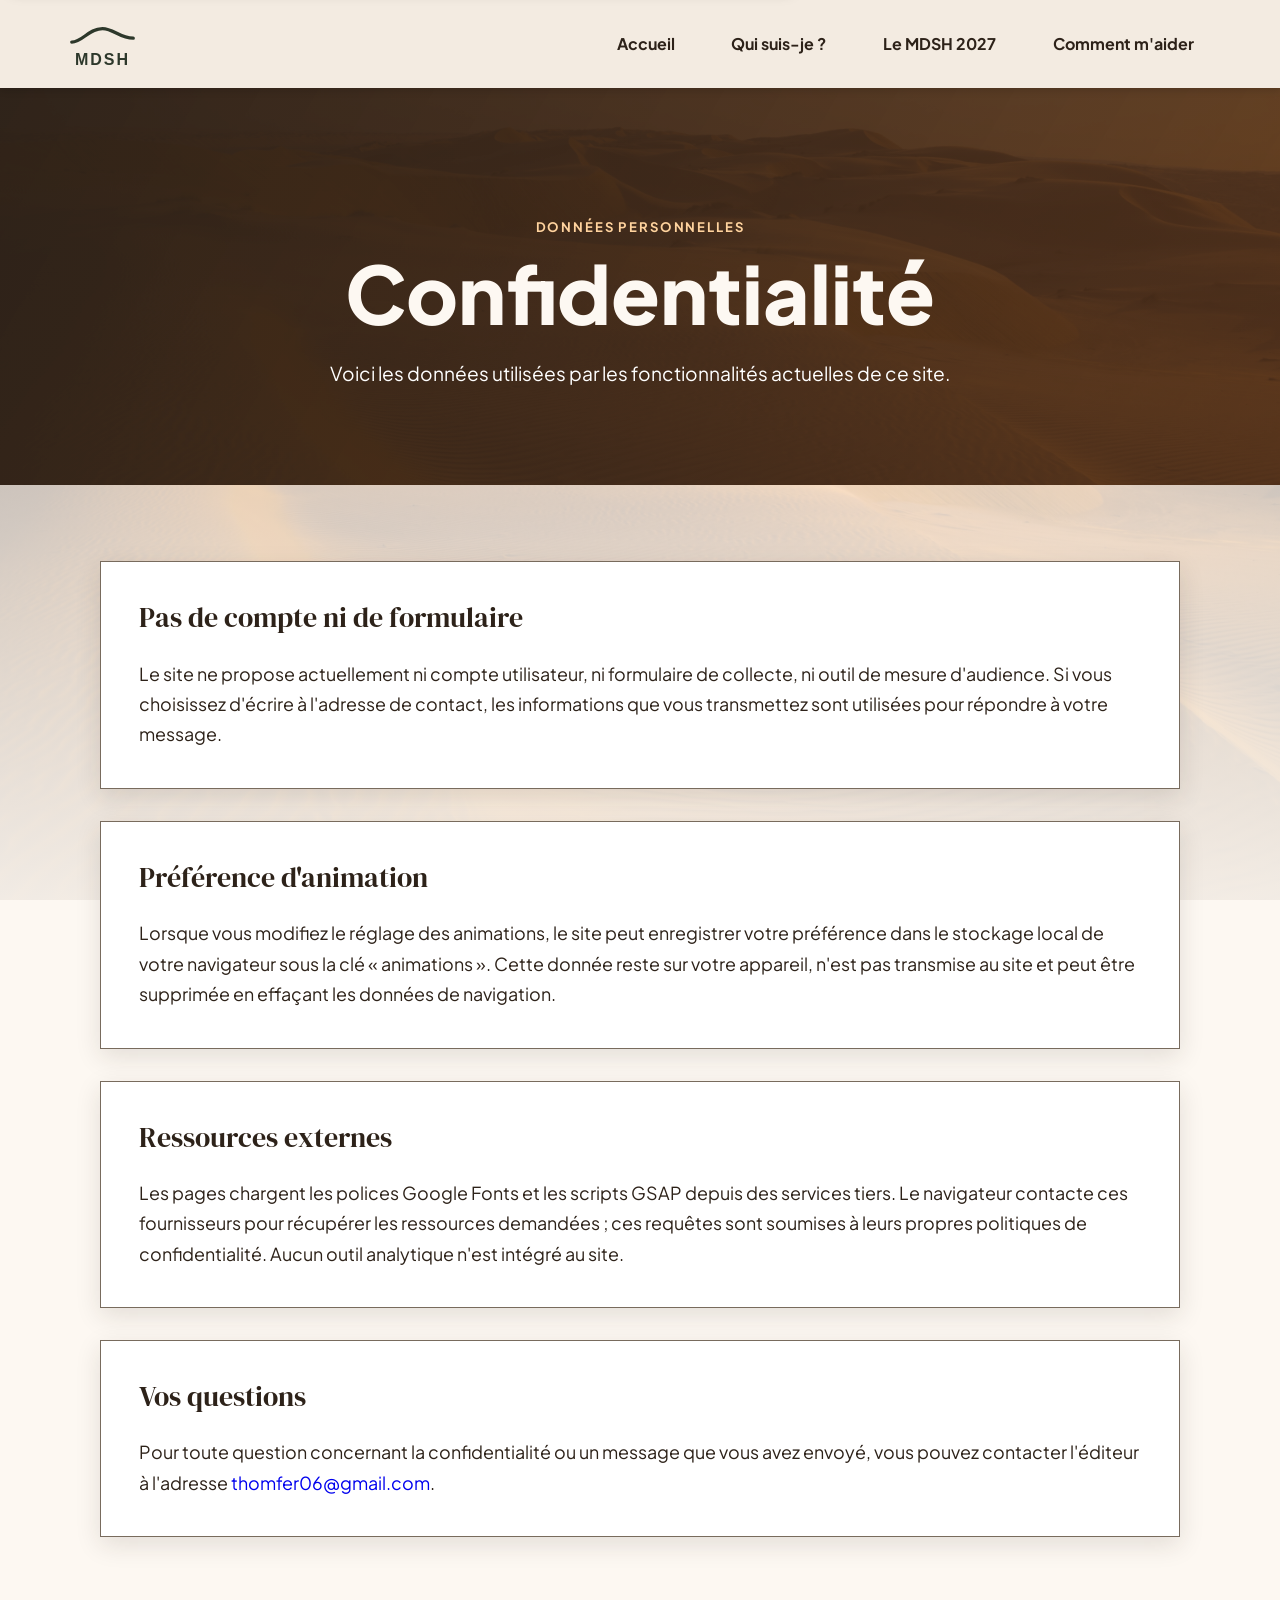
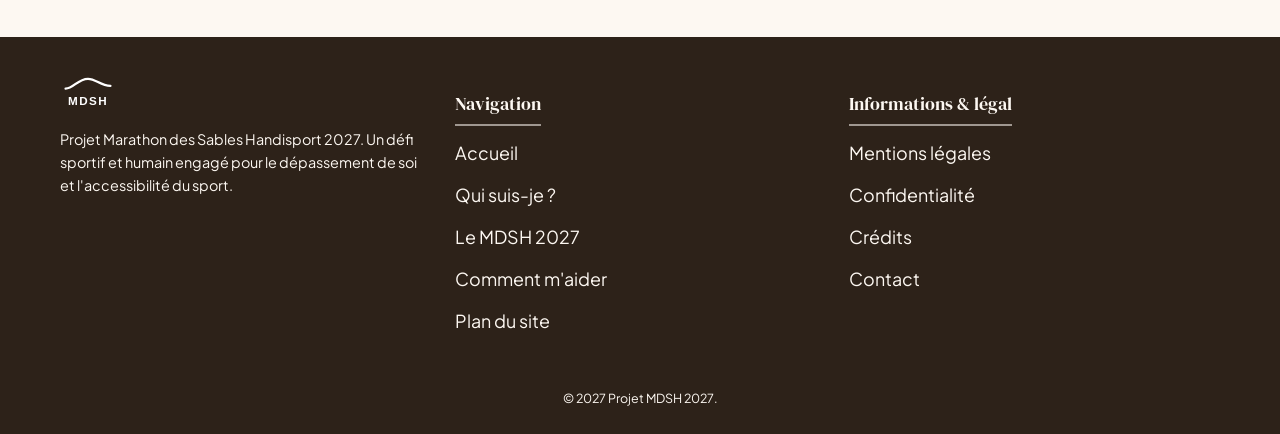
<file: confidentialite.html>
<!DOCTYPE html>
<html lang="fr">

<head>
    <meta charset="UTF-8">
    <meta name="viewport" content="width=device-width, initial-scale=1.0">
    <meta name="description" content="Informations sur les données et le stockage local utilisés par le site Projet MDSH 2027.">
    <link rel="stylesheet" href="style.css">
    <link rel="stylesheet" href="responsive.css">
    <link rel="stylesheet" href="pages.css">
    <link rel="stylesheet" href="accessibility.css">
    <link rel="preconnect" href="https://fonts.googleapis.com">
    <link rel="preconnect" href="https://fonts.gstatic.com" crossorigin>
    <link href="https://fonts.googleapis.com/css2?family=DM+Serif+Display&family=Plus+Jakarta+Sans:wght@400;500;700;900&display=swap" rel="stylesheet">
    <title>Confidentialité | Projet MDSH 2027</title>
</head>

<body>
    <nav class="skip-menu" aria-label="Raccourcis clavier">
        <a href="#contenu">Aller au contenu</a>
        <a href="#navigation-principale">Aller au menu principal (en bas sur mobile)</a>
        <a href="#pied-de-page">Aller au pied de page</a>
    </nav>
    <header class="navbar">
        <a href="index.html" aria-label="Accueil - Projet MDSH 2027"><img src="logo.svg" alt="Logo du projet" class="logo"></a>
        <nav id="navigation-principale" aria-label="Navigation principale" tabindex="-1">
            <ul>
                <li><a class="navbar-home" href="index.html"><svg class="tab-icon" aria-hidden="true" viewBox="0 0 24 24"><path d="m3 10 9-7 9 7v10a1 1 0 0 1-1 1h-6v-7h-4v7H4a1 1 0 0 1-1-1z"/></svg><span class="nav-label-full">Accueil</span><span class="nav-label-short">Accueil</span></a></li>
                <li><a href="qui-suis-je.html"><svg class="tab-icon" aria-hidden="true" viewBox="0 0 24 24"><circle cx="12" cy="8" r="4"/><path d="M4 21a8 8 0 0 1 16 0"/></svg><span class="nav-label-full">Qui suis-je ?</span><span class="nav-label-short">À propos</span></a></li>
                <li><a href="mdsh-2027.html"><svg class="tab-icon" aria-hidden="true" viewBox="0 0 24 24"><path d="M5 21V4m0 1h14l-4 4 4 4H5"/></svg><span class="nav-label-full">Le MDSH 2027</span><span class="nav-label-short">MDSH</span></a></li>
                <li><a href="soutenir.html"><svg class="tab-icon" aria-hidden="true" viewBox="0 0 24 24"><path d="M20.8 8.7c0 5.2-8.8 11-8.8 11s-8.8-5.8-8.8-11A4.7 4.7 0 0 1 12 6a4.7 4.7 0 0 1 8.8 2.7Z"/></svg><span class="nav-label-full">Comment m'aider</span><span class="nav-label-short">Soutenir</span></a></li>
            </ul>
        </nav>
    </header>
    <main id="contenu" class="page-main" tabindex="-1">
        <section class="page-hero">
            <div class="page-hero-content">
                <p class="page-eyebrow">Données personnelles</p>
                <h1>Confidentialité</h1>
                <p>Voici les données utilisées par les fonctionnalités actuelles de ce site.</p>
            </div>
        </section>
        <div class="page-content">
            <section class="page-panel page-legal-section">
                <h2>Pas de compte ni de formulaire</h2>
                <p>Le site ne propose actuellement ni compte utilisateur, ni formulaire de collecte, ni outil de mesure d'audience. Si vous choisissez d'écrire à l'adresse de contact, les informations que vous transmettez sont utilisées pour répondre à votre message.</p>
            </section>
            <section class="page-panel page-legal-section">
                <h2>Préférence d'animation</h2>
                <p>Lorsque vous modifiez le réglage des animations, le site peut enregistrer votre préférence dans le stockage local de votre navigateur sous la clé « animations ». Cette donnée reste sur votre appareil, n'est pas transmise au site et peut être supprimée en effaçant les données de navigation.</p>
            </section>
            <section class="page-panel page-legal-section">
                <h2>Ressources externes</h2>
                <p>Les pages chargent les polices Google Fonts et les scripts GSAP depuis des services tiers. Le navigateur contacte ces fournisseurs pour récupérer les ressources demandées ; ces requêtes sont soumises à leurs propres politiques de confidentialité. Aucun outil analytique n'est intégré au site.</p>
            </section>
            <section class="page-panel page-legal-section">
                <h2>Vos questions</h2>
                <p>Pour toute question concernant la confidentialité ou un message que vous avez envoyé, vous pouvez contacter l'éditeur à l'adresse <a href="mailto:thomfer06@gmail.com">thomfer06@gmail.com</a>.</p>
            </section>
        </div>
    </main>
    <footer id="pied-de-page" class="site-footer" tabindex="-1">
        <div class="footer-container">
            <div class="footer-col"><img src="logo.svg" alt="Logo Projet MDSH 2027" class="footer-logo"><p>Projet Marathon des Sables Handisport 2027. Un défi sportif et humain engagé pour le dépassement de soi et l'accessibilité du sport.</p></div>
            <div class="footer-col"><h3>Navigation</h3><ul><li><a href="index.html">Accueil</a></li><li><a href="qui-suis-je.html">Qui suis-je ?</a></li><li><a href="mdsh-2027.html">Le MDSH 2027</a></li><li><a href="soutenir.html">Comment m'aider</a></li><li><a href="plan-du-site.html">Plan du site</a></li></ul></div>
            <div class="footer-col"><h3>Informations &amp; légal</h3><ul><li><a href="mentions-legales.html">Mentions légales</a></li><li><a href="confidentialite.html">Confidentialité</a></li><li><a href="credits.html">Crédits</a></li><li><a href="mailto:thomfer06@gmail.com">Contact</a></li></ul></div>
        </div>
        <div class="footer-bottom"><p>&copy; 2027 Projet MDSH 2027.</p></div>
    </footer>
</body>

</html>
</file>
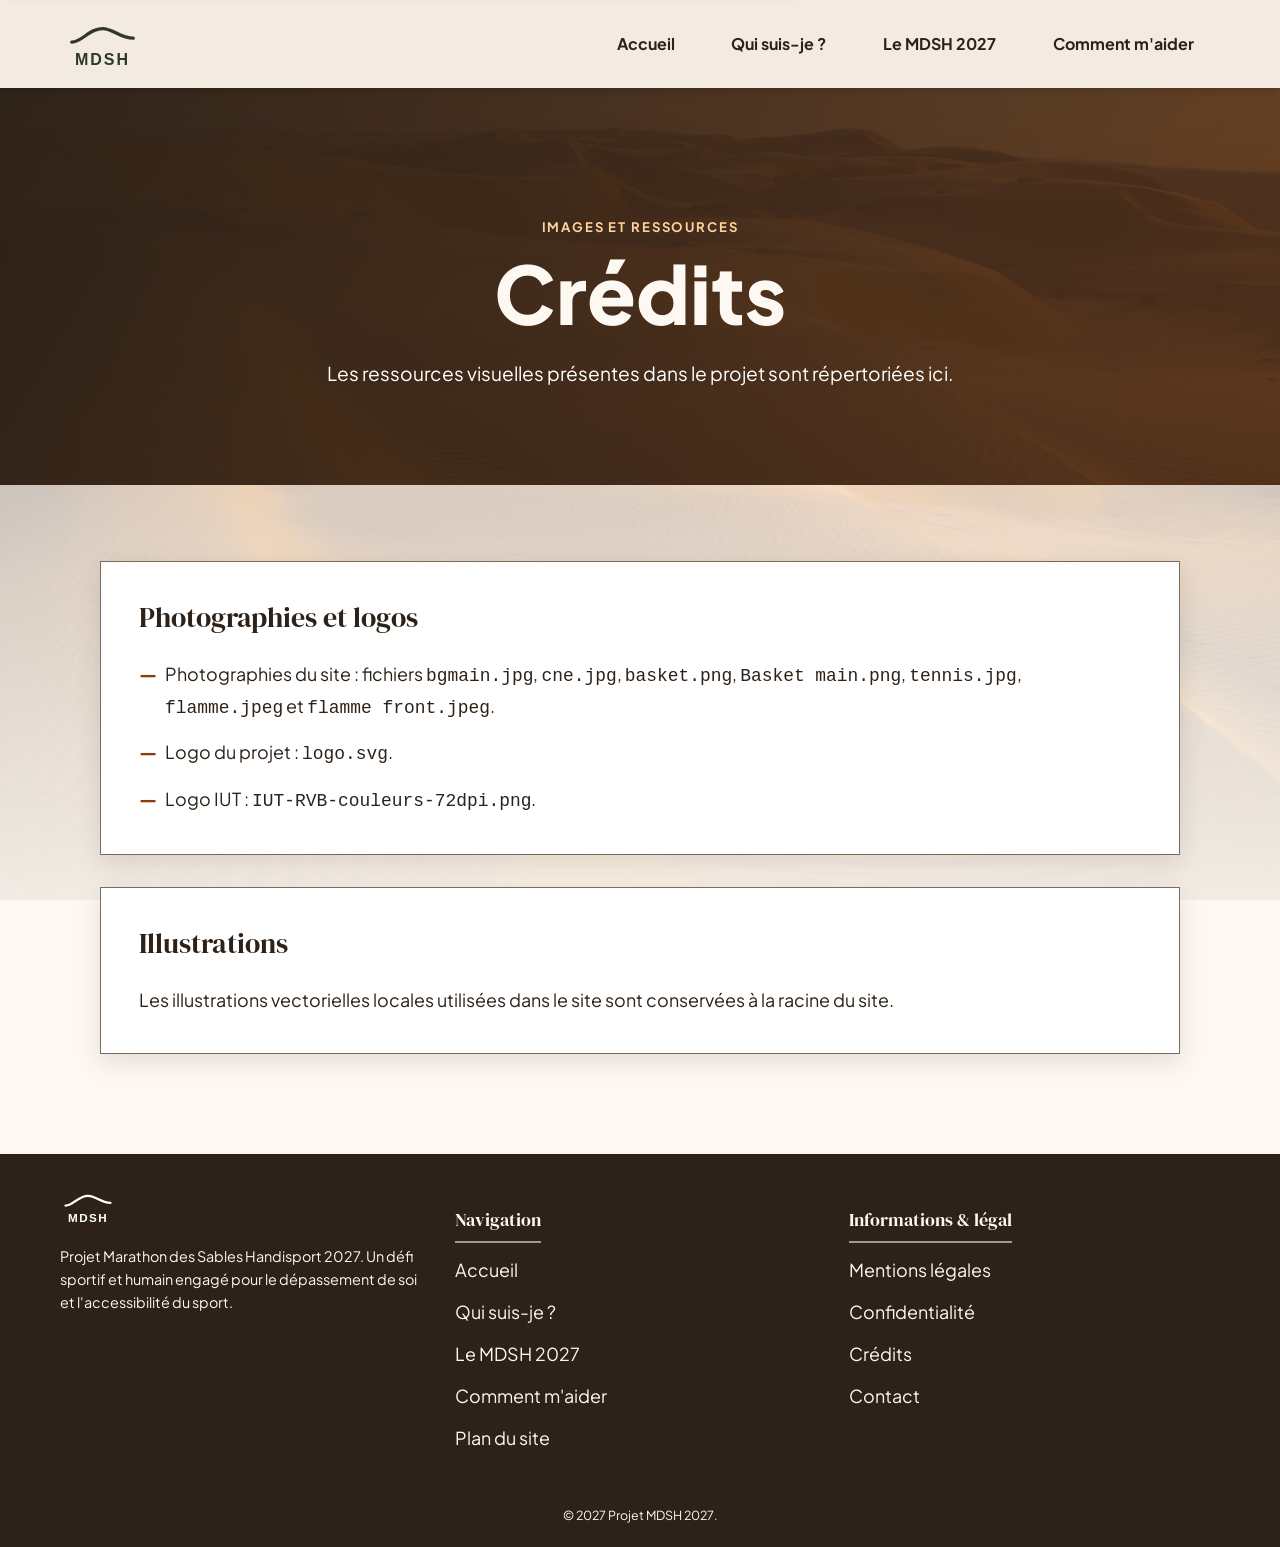
<file: credits.html>
<!DOCTYPE html>
<html lang="fr">

<head>
    <meta charset="UTF-8">
    <meta name="viewport" content="width=device-width, initial-scale=1.0">
    <meta name="description" content="Crédits des photographies et illustrations utilisées sur le site Projet MDSH 2027.">
    <link rel="stylesheet" href="style.css">
    <link rel="stylesheet" href="responsive.css">
    <link rel="stylesheet" href="pages.css">
    <link rel="stylesheet" href="accessibility.css">
    <link rel="preconnect" href="https://fonts.googleapis.com">
    <link rel="preconnect" href="https://fonts.gstatic.com" crossorigin>
    <link href="https://fonts.googleapis.com/css2?family=DM+Serif+Display&family=Plus+Jakarta+Sans:wght@400;500;700;900&display=swap" rel="stylesheet">
    <title>Crédits | Projet MDSH 2027</title>
</head>

<body>
    <nav class="skip-menu" aria-label="Raccourcis clavier">
        <a href="#contenu">Aller au contenu</a>
        <a href="#navigation-principale">Aller au menu principal (en bas sur mobile)</a>
        <a href="#pied-de-page">Aller au pied de page</a>
    </nav>
    <header class="navbar">
        <a href="index.html" aria-label="Accueil - Projet MDSH 2027"><img src="logo.svg" alt="Logo du projet" class="logo"></a>
        <nav id="navigation-principale" aria-label="Navigation principale" tabindex="-1">
            <ul>
                <li><a class="navbar-home" href="index.html"><svg class="tab-icon" aria-hidden="true" viewBox="0 0 24 24"><path d="m3 10 9-7 9 7v10a1 1 0 0 1-1 1h-6v-7h-4v7H4a1 1 0 0 1-1-1z"/></svg><span class="nav-label-full">Accueil</span><span class="nav-label-short">Accueil</span></a></li>
                <li><a href="qui-suis-je.html"><svg class="tab-icon" aria-hidden="true" viewBox="0 0 24 24"><circle cx="12" cy="8" r="4"/><path d="M4 21a8 8 0 0 1 16 0"/></svg><span class="nav-label-full">Qui suis-je ?</span><span class="nav-label-short">À propos</span></a></li>
                <li><a href="mdsh-2027.html"><svg class="tab-icon" aria-hidden="true" viewBox="0 0 24 24"><path d="M5 21V4m0 1h14l-4 4 4 4H5"/></svg><span class="nav-label-full">Le MDSH 2027</span><span class="nav-label-short">MDSH</span></a></li>
                <li><a href="soutenir.html"><svg class="tab-icon" aria-hidden="true" viewBox="0 0 24 24"><path d="M20.8 8.7c0 5.2-8.8 11-8.8 11s-8.8-5.8-8.8-11A4.7 4.7 0 0 1 12 6a4.7 4.7 0 0 1 8.8 2.7Z"/></svg><span class="nav-label-full">Comment m'aider</span><span class="nav-label-short">Soutenir</span></a></li>
            </ul>
        </nav>
    </header>
    <main id="contenu" class="page-main" tabindex="-1">
        <section class="page-hero">
            <div class="page-hero-content">
                <p class="page-eyebrow">Images et ressources</p>
                <h1>Crédits</h1>
                <p>Les ressources visuelles présentes dans le projet sont répertoriées ici.</p>
            </div>
        </section>
        <div class="page-content">
            <section class="page-panel page-legal-section">
                <h2>Photographies et logos</h2>
                <ul class="page-list">
                    <li>Photographies du site : fichiers <code>bgmain.jpg</code>, <code>cne.jpg</code>, <code>basket.png</code>, <code>Basket main.png</code>, <code>tennis.jpg</code>, <code>flamme.jpeg</code> et <code>flamme front.jpeg</code>.</li>
                    <li>Logo du projet : <code>logo.svg</code>.</li>
                    <li>Logo IUT : <code>IUT-RVB-couleurs-72dpi.png</code>.</li>
                </ul>
            </section>
            <section class="page-panel page-legal-section">
                <h2>Illustrations</h2>
                <p>Les illustrations vectorielles locales utilisées dans le site sont conservées à la racine du site.</p>
            </section>
            
    </main>
    <footer id="pied-de-page" class="site-footer" tabindex="-1">
        <div class="footer-container">
            <div class="footer-col"><img src="logo.svg" alt="Logo Projet MDSH 2027" class="footer-logo"><p>Projet Marathon des Sables Handisport 2027. Un défi sportif et humain engagé pour le dépassement de soi et l'accessibilité du sport.</p></div>
            <div class="footer-col"><h3>Navigation</h3><ul><li><a href="index.html">Accueil</a></li><li><a href="qui-suis-je.html">Qui suis-je ?</a></li><li><a href="mdsh-2027.html">Le MDSH 2027</a></li><li><a href="soutenir.html">Comment m'aider</a></li><li><a href="plan-du-site.html">Plan du site</a></li></ul></div>
            <div class="footer-col"><h3>Informations &amp; légal</h3><ul><li><a href="mentions-legales.html">Mentions légales</a></li><li><a href="confidentialite.html">Confidentialité</a></li><li><a href="credits.html">Crédits</a></li><li><a href="mailto:thomfer06@gmail.com">Contact</a></li></ul></div>
        </div>
        <div class="footer-bottom"><p>&copy; 2027 Projet MDSH 2027.</p></div>
    </footer>
</body>

</html>
</file>
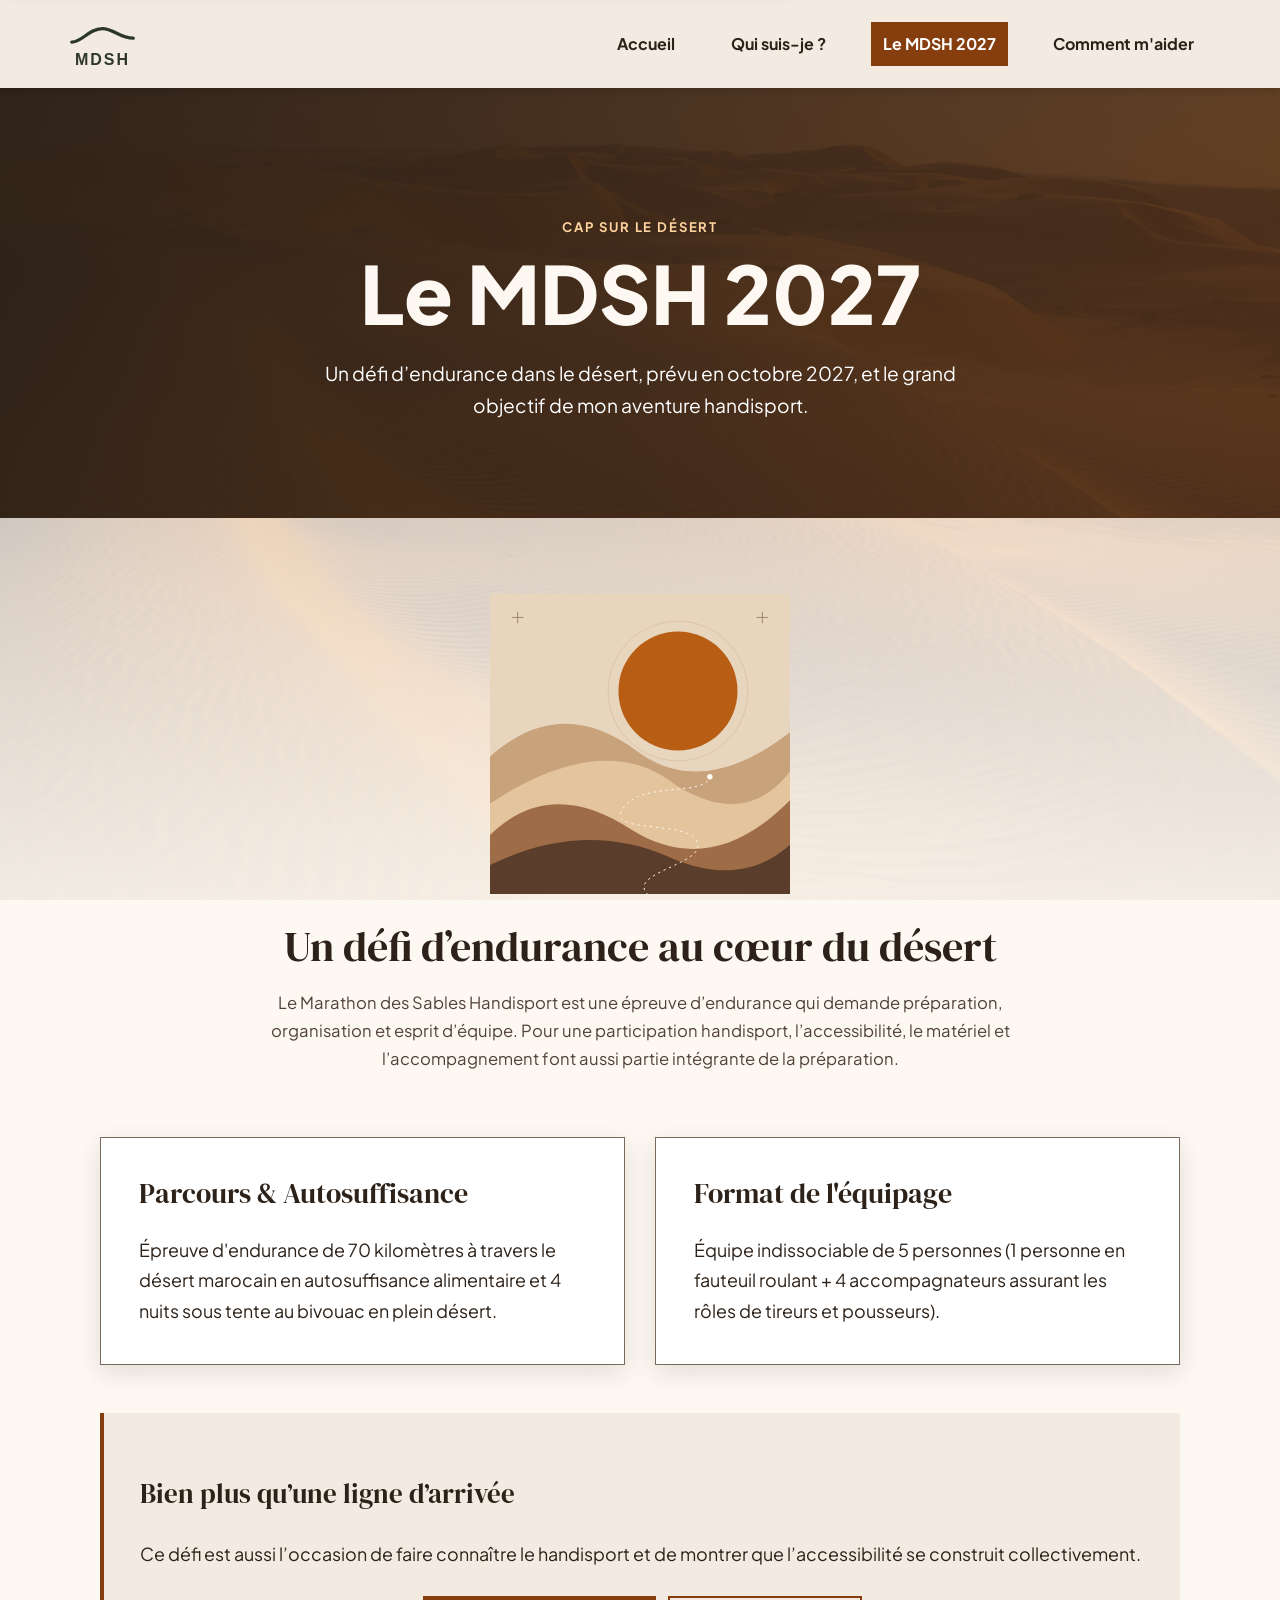
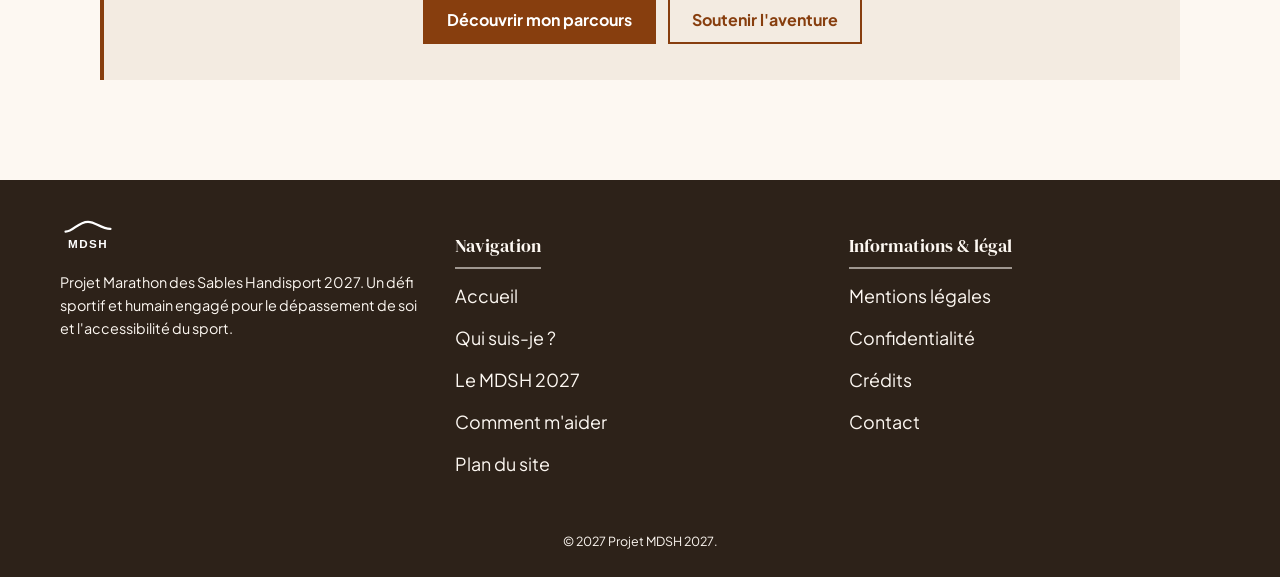
<file: mdsh-2027.html>
<!DOCTYPE html>
<html lang="fr">

<head>
    <meta charset="UTF-8">
    <meta name="viewport" content="width=device-width, initial-scale=1.0">
    <meta name="description"
        content="Présentation du Marathon des Sables Handisport 2027 et des informations à suivre avant l'épreuve.">
    <link rel="stylesheet" href="style.css">
    <link rel="stylesheet" href="responsive.css">
    <link rel="stylesheet" href="pages.css">
    <link rel="stylesheet" href="accessibility.css">
    <link rel="preconnect" href="https://fonts.googleapis.com">
    <link rel="preconnect" href="https://fonts.gstatic.com" crossorigin>
    <link
        href="https://fonts.googleapis.com/css2?family=DM+Serif+Display&family=Plus+Jakarta+Sans:wght@400;500;700;900&display=swap"
        rel="stylesheet">
    <title>Le MDSH 2027 | Projet MDSH 2027</title>
</head>

<body>
    <nav class="skip-menu" aria-label="Raccourcis clavier">
        <a href="#contenu">Aller au contenu</a>
        <a href="#navigation-principale">Aller au menu principal (en bas sur mobile)</a>
        <a href="#pied-de-page">Aller au pied de page</a>
    </nav>
    <header class="navbar">
        <a href="index.html" aria-label="Accueil - Projet MDSH 2027"><img src="logo.svg" alt="Logo du projet"
                class="logo"></a>
        <nav id="navigation-principale" aria-label="Navigation principale" tabindex="-1">
            <ul>
                <li><a class="navbar-home" href="index.html"><svg class="tab-icon" aria-hidden="true"
                            viewBox="0 0 24 24">
                            <path d="m3 10 9-7 9 7v10a1 1 0 0 1-1 1h-6v-7h-4v7H4a1 1 0 0 1-1-1z" />
                        </svg><span class="nav-label-full">Accueil</span><span
                            class="nav-label-short">Accueil</span></a></li>
                <li><a href="qui-suis-je.html"><svg class="tab-icon" aria-hidden="true" viewBox="0 0 24 24">
                            <circle cx="12" cy="8" r="4" />
                            <path d="M4 21a8 8 0 0 1 16 0" />
                        </svg><span class="nav-label-full">Qui suis-je ?</span><span class="nav-label-short">À
                            propos</span></a></li>
                <li><a href="mdsh-2027.html" aria-current="page"><svg class="tab-icon" aria-hidden="true"
                            viewBox="0 0 24 24">
                            <path d="M5 21V4m0 1h14l-4 4 4 4H5" />
                        </svg><span class="nav-label-full">Le MDSH 2027</span><span
                            class="nav-label-short">MDSH</span></a></li>
                <li><a href="soutenir.html"><svg class="tab-icon" aria-hidden="true" viewBox="0 0 24 24">
                            <path
                                d="M20.8 8.7c0 5.2-8.8 11-8.8 11s-8.8-5.8-8.8-11A4.7 4.7 0 0 1 12 6a4.7 4.7 0 0 1 8.8 2.7Z" />
                        </svg><span class="nav-label-full">Comment m'aider</span><span
                            class="nav-label-short">Soutenir</span></a></li>
            </ul>
        </nav>
    </header>

    <main id="contenu" class="page-main" tabindex="-1">
        <section class="page-hero">
            <div class="page-hero-content">
                <p class="page-eyebrow">Cap sur le désert</p>
                <h1>Le MDSH 2027</h1>
                <p>Un défi d’endurance dans le désert, prévu en octobre 2027, et le grand objectif de mon aventure
                    handisport.</p>
            </div>
        </section>

        <div class="page-content">
            <section class="page-intro">
                <img class="page-illustration" src="Horizon de dunes — illustration vectorielle.svg"
                    alt="Illustration de dunes à l'horizon">
                <h2>Un défi d’endurance au cœur du désert</h2>
                <p>Le Marathon des Sables Handisport est une épreuve d’endurance qui demande préparation, organisation
                    et esprit d’équipe. Pour une participation handisport, l’accessibilité, le matériel et
                    l’accompagnement font aussi partie intégrante de la préparation.</p>
            </section>

            <div class="page-grid">
                <section class="page-panel">
                    <h2>Parcours & Autosuffisance</h2>
                    <p>Épreuve d'endurance de 70 kilomètres à travers le désert marocain en autosuffisance alimentaire
                        et 4 nuits sous tente au bivouac en plein désert.</p>
                </section>
                <section class="page-panel">
                    <h2>Format de l'équipage</h2>
                    <p>Équipe indissociable de 5 personnes (1 personne en fauteuil roulant + 4 accompagnateurs assurant
                        les rôles de tireurs et pousseurs).</p>
                </section>
            </div>

            <section class="page-callout">
                <h2>Bien plus qu’une ligne d’arrivée</h2>
                <p>Ce défi est aussi l’occasion de faire connaître le handisport et de montrer que l’accessibilité se
                    construit collectivement.</p>
                <div class="page-actions">
                    <a class="page-button" href="qui-suis-je.html">Découvrir mon parcours</a>
                    <a class="page-button page-button--outline" href="soutenir.html">Soutenir l'aventure</a>
                </div>
            </section>
        </div>
    </main>

    <footer id="pied-de-page" class="site-footer" tabindex="-1">
        <div class="footer-container">
            <div class="footer-col">
                <img src="logo.svg" alt="Logo Projet MDSH 2027" class="footer-logo">
                <p>Projet Marathon des Sables Handisport 2027. Un défi sportif et humain engagé pour le dépassement de
                    soi et l'accessibilité du sport.</p>
            </div>
            <div class="footer-col">
                <h3>Navigation</h3>
                <ul>
                    <li><a href="index.html">Accueil</a></li>
                    <li><a href="qui-suis-je.html">Qui suis-je ?</a></li>
                    <li><a href="mdsh-2027.html">Le MDSH 2027</a></li>
                    <li><a href="soutenir.html">Comment m'aider</a></li>
                    <li><a href="plan-du-site.html">Plan du site</a></li>
                </ul>
            </div>
            <div class="footer-col">
                <h3>Informations &amp; légal</h3>
                <ul>
                    <li><a href="mentions-legales.html">Mentions légales</a></li>
                    <li><a href="confidentialite.html">Confidentialité</a></li>
                    <li><a href="credits.html">Crédits</a></li>
                    <li><a href="mailto:thomfer06@gmail.com">Contact</a></li>
                </ul>
            </div>
        </div>
        <div class="footer-bottom">
            <p>&copy; 2027 Projet MDSH 2027.</p>
        </div>
    </footer>
</body>

</html>
</file>
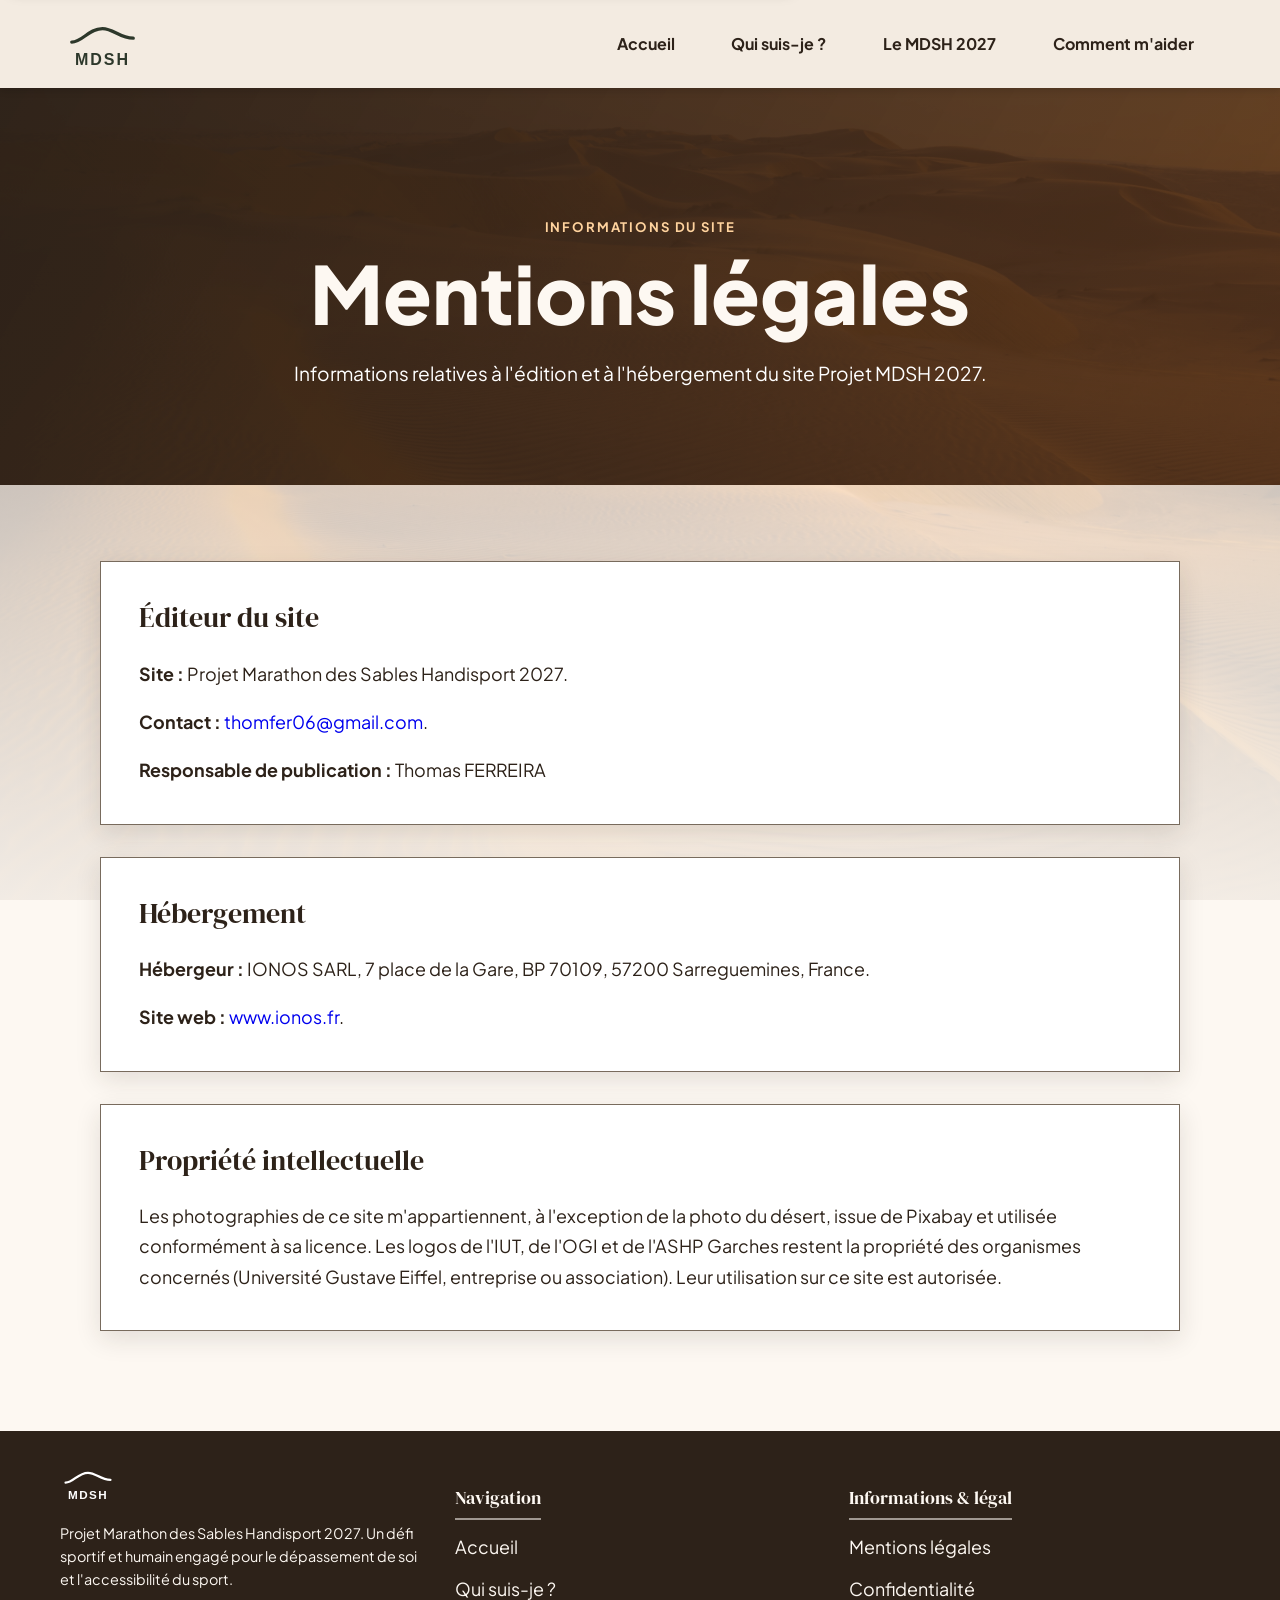
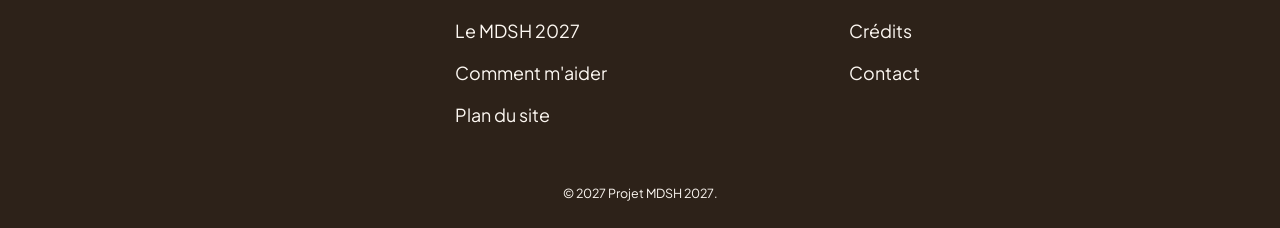
<file: mentions-legales.html>
<!DOCTYPE html>
<html lang="fr">

<head>
    <meta charset="UTF-8">
    <meta name="viewport" content="width=device-width, initial-scale=1.0">
    <meta name="description" content="Mentions légales du site Projet MDSH 2027.">
    <link rel="stylesheet" href="style.css">
    <link rel="stylesheet" href="responsive.css">
    <link rel="stylesheet" href="pages.css">
    <link rel="stylesheet" href="accessibility.css">
    <link rel="preconnect" href="https://fonts.googleapis.com">
    <link rel="preconnect" href="https://fonts.gstatic.com" crossorigin>
    <link
        href="https://fonts.googleapis.com/css2?family=DM+Serif+Display&family=Plus+Jakarta+Sans:wght@400;500;700;900&display=swap"
        rel="stylesheet">
    <title>Mentions légales | Projet MDSH 2027</title>
</head>

<body>
    <nav class="skip-menu" aria-label="Raccourcis clavier">
        <a href="#contenu">Aller au contenu</a>
        <a href="#navigation-principale">Aller au menu principal (en bas sur mobile)</a>
        <a href="#pied-de-page">Aller au pied de page</a>
    </nav>
    <header class="navbar">
        <a href="index.html" aria-label="Accueil - Projet MDSH 2027"><img src="logo.svg" alt="Logo du projet"
                class="logo"></a>
        <nav id="navigation-principale" aria-label="Navigation principale" tabindex="-1">
            <ul>
                <li><a class="navbar-home" href="index.html"><svg class="tab-icon" aria-hidden="true"
                            viewBox="0 0 24 24">
                            <path d="m3 10 9-7 9 7v10a1 1 0 0 1-1 1h-6v-7h-4v7H4a1 1 0 0 1-1-1z" />
                        </svg><span class="nav-label-full">Accueil</span><span
                            class="nav-label-short">Accueil</span></a></li>
                <li><a href="qui-suis-je.html"><svg class="tab-icon" aria-hidden="true" viewBox="0 0 24 24">
                            <circle cx="12" cy="8" r="4" />
                            <path d="M4 21a8 8 0 0 1 16 0" />
                        </svg><span class="nav-label-full">Qui suis-je ?</span><span class="nav-label-short">À
                            propos</span></a></li>
                <li><a href="mdsh-2027.html"><svg class="tab-icon" aria-hidden="true" viewBox="0 0 24 24">
                            <path d="M5 21V4m0 1h14l-4 4 4 4H5" />
                        </svg><span class="nav-label-full">Le MDSH 2027</span><span
                            class="nav-label-short">MDSH</span></a></li>
                <li><a href="soutenir.html"><svg class="tab-icon" aria-hidden="true" viewBox="0 0 24 24">
                            <path
                                d="M20.8 8.7c0 5.2-8.8 11-8.8 11s-8.8-5.8-8.8-11A4.7 4.7 0 0 1 12 6a4.7 4.7 0 0 1 8.8 2.7Z" />
                        </svg><span class="nav-label-full">Comment m'aider</span><span
                            class="nav-label-short">Soutenir</span></a></li>
            </ul>
        </nav>
    </header>
    <main id="contenu" class="page-main" tabindex="-1">
        <section class="page-hero">
            <div class="page-hero-content">
                <p class="page-eyebrow">Informations du site</p>
                <h1>Mentions légales</h1>
                <p>Informations relatives à l'édition et à l'hébergement du site Projet MDSH 2027.</p>
            </div>
        </section>
        <div class="page-content">

            <section class="page-panel page-legal-section">
                <h2>Éditeur du site</h2>
                <p><strong>Site :</strong> Projet Marathon des Sables Handisport 2027.</p>
                <p><strong>Contact :</strong> <a href="mailto:thomfer06@gmail.com">thomfer06@gmail.com</a>.</p>
                <p><strong>Responsable de publication :</strong> Thomas FERREIRA</p>
            </section>
            <section class="page-panel page-legal-section">
                <h2>Hébergement</h2>
                <p><strong>Hébergeur :</strong> IONOS SARL, 7 place de la Gare, BP 70109, 57200 Sarreguemines, France.
                </p>
                <p><strong>Site web :</strong> <a href="https://www.ionos.fr/">www.ionos.fr</a>.</p>
            </section>
            <section class="page-panel page-legal-section">
                <h2>Propriété intellectuelle</h2>
                <p>Les photographies de ce site m'appartiennent, à l'exception de la photo du désert, issue de Pixabay et utilisée conformément à sa licence. Les logos de l'IUT, de l'OGI et de l'ASHP Garches restent la propriété des organismes concernés (Université Gustave Eiffel, entreprise ou association). Leur utilisation sur ce site est autorisée.</p>
            </section>
        </div>
    </main>
    <footer id="pied-de-page" class="site-footer" tabindex="-1">
        <div class="footer-container">
            <div class="footer-col"><img src="logo.svg" alt="Logo Projet MDSH 2027" class="footer-logo">
                <p>Projet Marathon des Sables Handisport 2027. Un défi sportif et humain engagé pour le dépassement de
                    soi et l'accessibilité du sport.</p>
            </div>
            <div class="footer-col">
                <h3>Navigation</h3>
                <ul>
                    <li><a href="index.html">Accueil</a></li>
                    <li><a href="qui-suis-je.html">Qui suis-je ?</a></li>
                    <li><a href="mdsh-2027.html">Le MDSH 2027</a></li>
                    <li><a href="soutenir.html">Comment m'aider</a></li>
                    <li><a href="plan-du-site.html">Plan du site</a></li>
                </ul>
            </div>
            <div class="footer-col">
                <h3>Informations &amp; légal</h3>
                <ul>
                    <li><a href="mentions-legales.html">Mentions légales</a></li>
                    <li><a href="confidentialite.html">Confidentialité</a></li>
                    <li><a href="credits.html">Crédits</a></li>
                    <li><a href="mailto:thomfer06@gmail.com">Contact</a></li>
                </ul>
            </div>
        </div>
        <div class="footer-bottom">
            <p>&copy; 2027 Projet MDSH 2027.</p>
        </div>
    </footer>
</body>

</html>
</file>
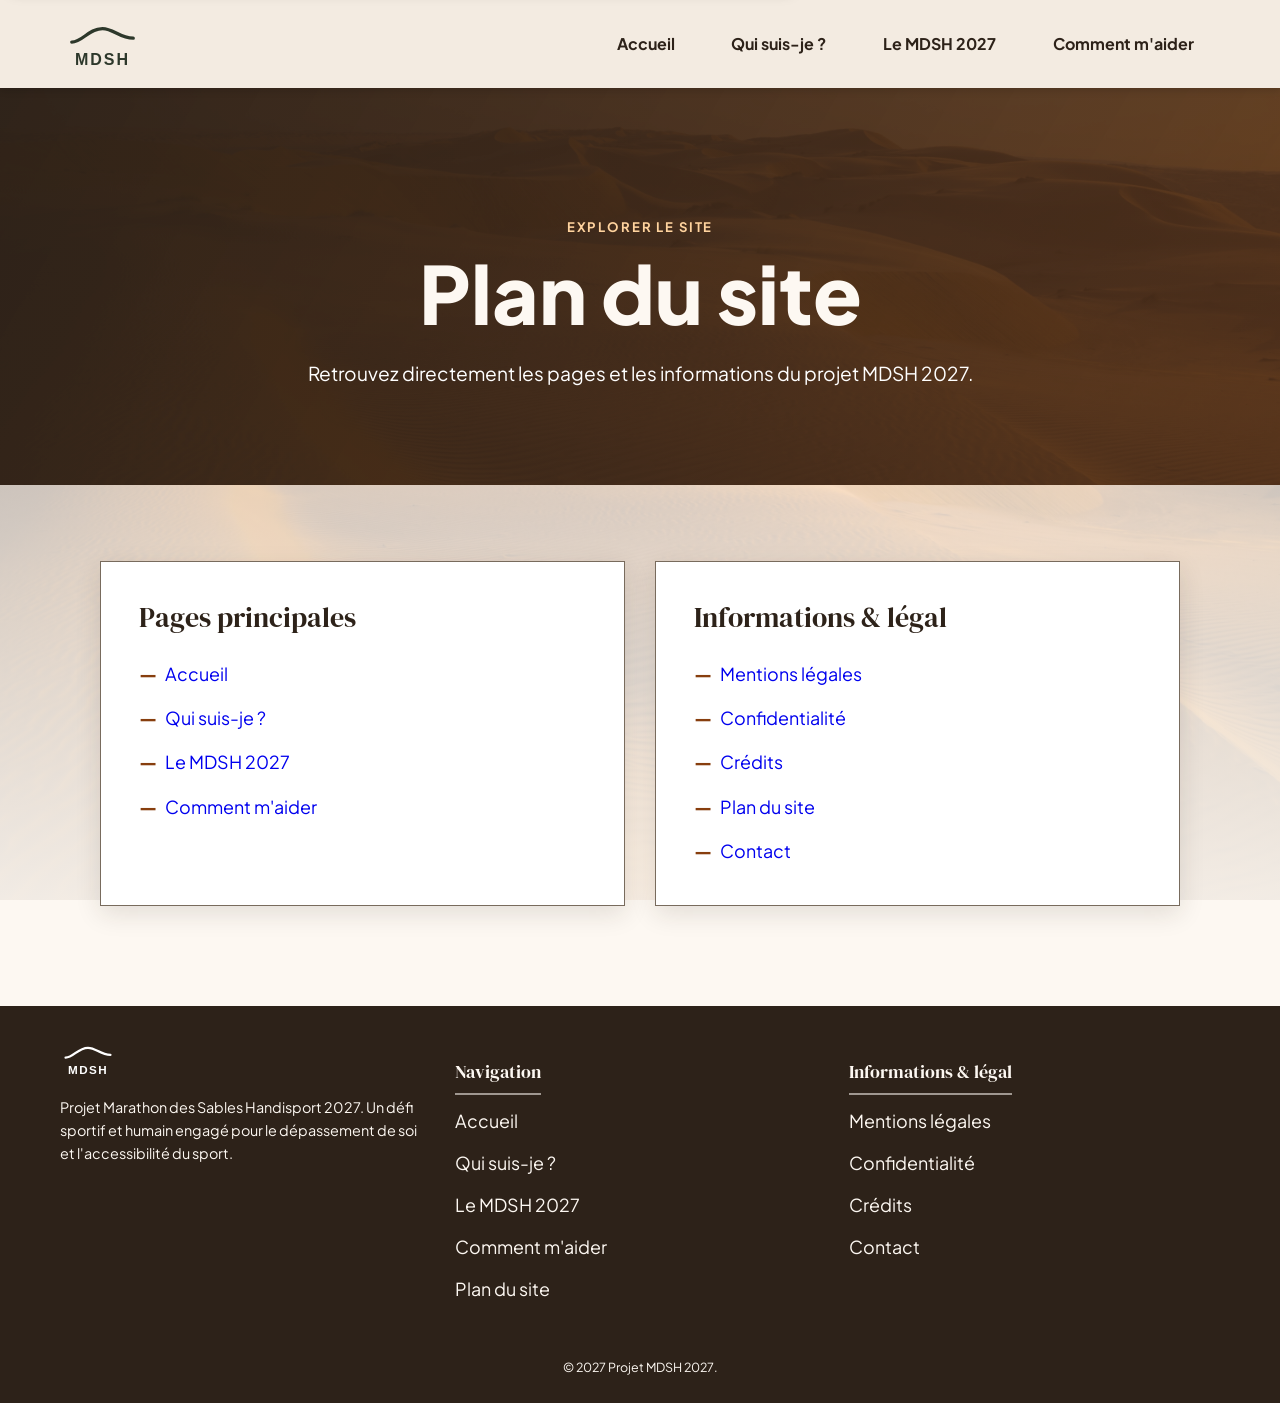
<file: plan-du-site.html>
<!DOCTYPE html>
<html lang="fr">

<head>
    <meta charset="UTF-8">
    <meta name="viewport" content="width=device-width, initial-scale=1.0">
    <meta name="description" content="Plan du site Projet MDSH 2027 : retrouvez toutes les pages et informations du site.">
    <link rel="stylesheet" href="style.css">
    <link rel="stylesheet" href="responsive.css">
    <link rel="stylesheet" href="pages.css">
    <link rel="stylesheet" href="accessibility.css">
    <link rel="preconnect" href="https://fonts.googleapis.com">
    <link rel="preconnect" href="https://fonts.gstatic.com" crossorigin>
    <link
        href="https://fonts.googleapis.com/css2?family=DM+Serif+Display&family=Plus+Jakarta+Sans:wght@400;500;700;900&display=swap"
        rel="stylesheet">
    <title>Plan du site | Projet MDSH 2027</title>
</head>

<body>
    <nav class="skip-menu" aria-label="Raccourcis clavier">
        <a href="#contenu">Aller au contenu</a>
        <a href="#navigation-principale">Aller au menu principal (en bas sur mobile)</a>
        <a href="#pied-de-page">Aller au pied de page</a>
    </nav>
    <header class="navbar">
        <a href="index.html" aria-label="Accueil - Projet MDSH 2027"><img src="logo.svg" alt="Logo du projet"
                class="logo"></a>
        <nav id="navigation-principale" aria-label="Navigation principale" tabindex="-1">
            <ul>
                <li><a class="navbar-home" href="index.html"><svg class="tab-icon" aria-hidden="true"
                            viewBox="0 0 24 24">
                            <path d="m3 10 9-7 9 7v10a1 1 0 0 1-1 1h-6v-7h-4v7H4a1 1 0 0 1-1-1z" />
                        </svg><span class="nav-label-full">Accueil</span><span
                            class="nav-label-short">Accueil</span></a></li>
                <li><a href="qui-suis-je.html"><svg class="tab-icon" aria-hidden="true" viewBox="0 0 24 24">
                            <circle cx="12" cy="8" r="4" />
                            <path d="M4 21a8 8 0 0 1 16 0" />
                        </svg><span class="nav-label-full">Qui suis-je ?</span><span class="nav-label-short">À
                            propos</span></a></li>
                <li><a href="mdsh-2027.html"><svg class="tab-icon" aria-hidden="true" viewBox="0 0 24 24">
                            <path d="M5 21V4m0 1h14l-4 4 4 4H5" />
                        </svg><span class="nav-label-full">Le MDSH 2027</span><span
                            class="nav-label-short">MDSH</span></a></li>
                <li><a href="soutenir.html"><svg class="tab-icon" aria-hidden="true" viewBox="0 0 24 24">
                            <path
                                d="M20.8 8.7c0 5.2-8.8 11-8.8 11s-8.8-5.8-8.8-11A4.7 4.7 0 0 1 12 6a4.7 4.7 0 0 1 8.8 2.7Z" />
                        </svg><span class="nav-label-full">Comment m'aider</span><span
                            class="nav-label-short">Soutenir</span></a></li>
            </ul>
        </nav>
    </header>

    <main id="contenu" class="page-main" tabindex="-1">
        <section class="page-hero">
            <div class="page-hero-content">
                <p class="page-eyebrow">Explorer le site</p>
                <h1>Plan du site</h1>
                <p>Retrouvez directement les pages et les informations du projet MDSH 2027.</p>
            </div>
        </section>

        <div class="page-content">
            <div class="page-grid">
                <section class="page-panel">
                    <h2>Pages principales</h2>
                    <ul class="page-list">
                        <li><a href="index.html">Accueil</a></li>
                        <li><a href="qui-suis-je.html">Qui suis-je ?</a></li>
                        <li><a href="mdsh-2027.html">Le MDSH 2027</a></li>
                        <li><a href="soutenir.html">Comment m'aider</a></li>
                    </ul>
                </section>
                <section class="page-panel">
                    <h2>Informations &amp; légal</h2>
                    <ul class="page-list">
                        <li><a href="mentions-legales.html">Mentions légales</a></li>
                        <li><a href="confidentialite.html">Confidentialité</a></li>
                        <li><a href="credits.html">Crédits</a></li>
                        <li><a href="plan-du-site.html" aria-current="page">Plan du site</a></li>
                        <li><a href="mailto:thomfer06@gmail.com">Contact</a></li>
                    </ul>
                </section>
            </div>
        </div>
    </main>

    <footer id="pied-de-page" class="site-footer" tabindex="-1">
        <div class="footer-container">
            <div class="footer-col">
                <img src="logo.svg" alt="Logo Projet MDSH 2027" class="footer-logo">
                <p>Projet Marathon des Sables Handisport 2027. Un défi sportif et humain engagé pour le dépassement de
                    soi et l'accessibilité du sport.</p>
            </div>
            <div class="footer-col">
                <h3>Navigation</h3>
                <ul>
                    <li><a href="index.html">Accueil</a></li>
                    <li><a href="qui-suis-je.html">Qui suis-je ?</a></li>
                    <li><a href="mdsh-2027.html">Le MDSH 2027</a></li>
                    <li><a href="soutenir.html">Comment m'aider</a></li>
                    <li><a href="plan-du-site.html">Plan du site</a></li>
                </ul>
            </div>
            <div class="footer-col">
                <h3>Informations &amp; légal</h3>
                <ul>
                    <li><a href="mentions-legales.html">Mentions légales</a></li>
                    <li><a href="confidentialite.html">Confidentialité</a></li>
                    <li><a href="credits.html">Crédits</a></li>
                    <li><a href="mailto:thomfer06@gmail.com">Contact</a></li>
                </ul>
            </div>
        </div>
        <div class="footer-bottom">
            <p>&copy; 2027 Projet MDSH 2027.</p>
        </div>
    </footer>
</body>

</html>
</file>
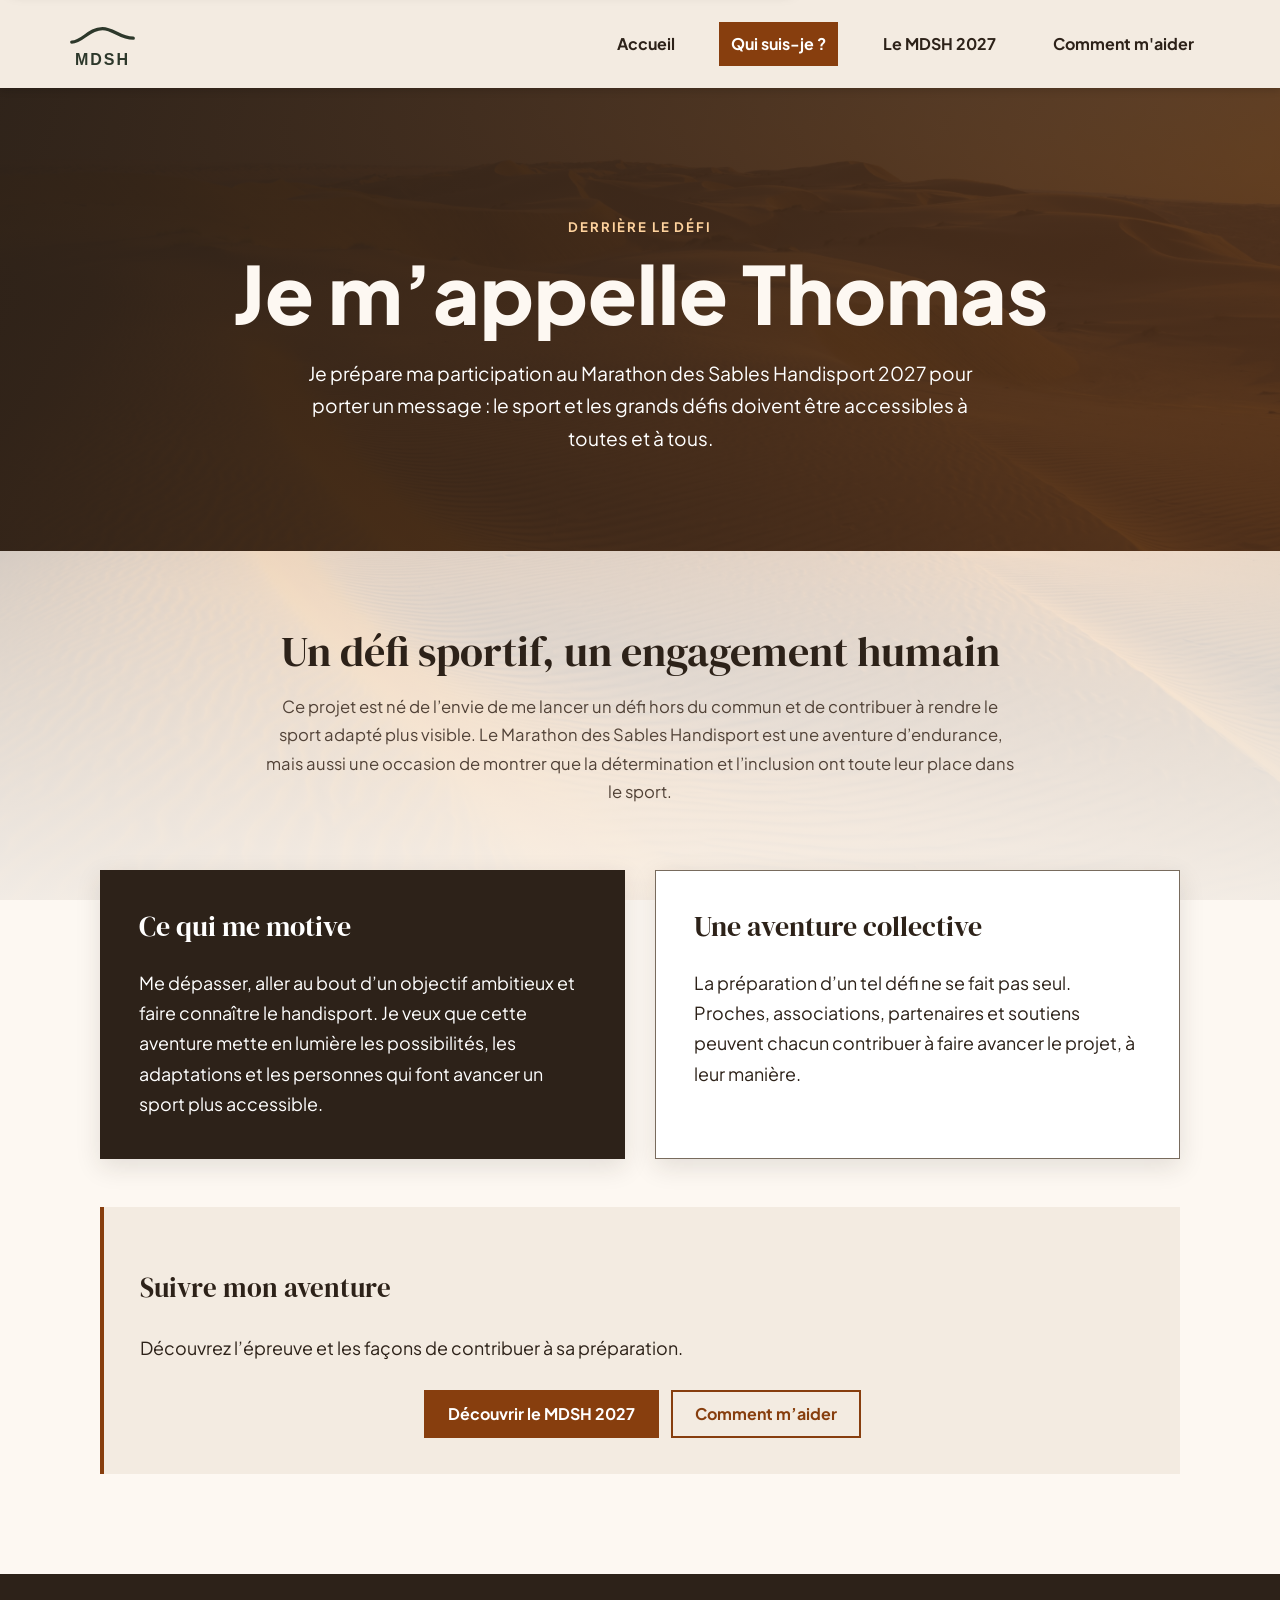
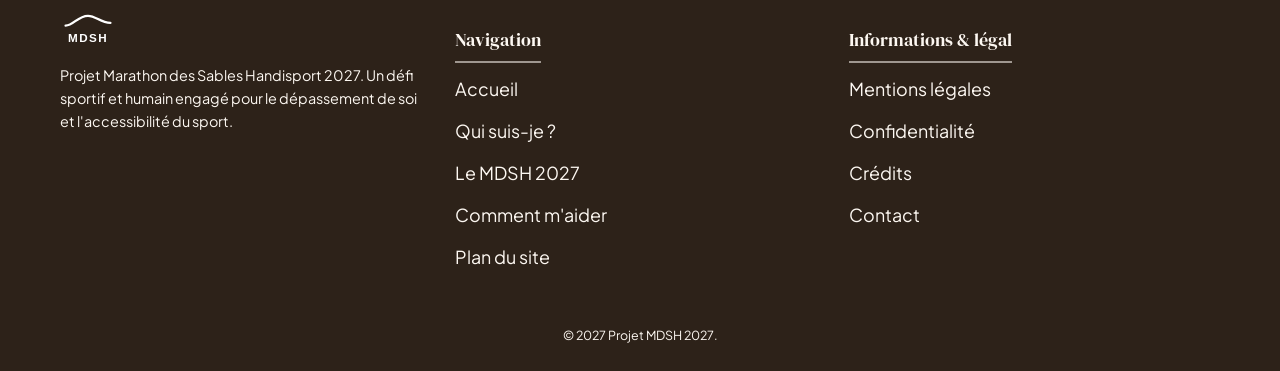
<file: projet.html>
<!DOCTYPE html>
<html lang="fr">

<head>
    <meta charset="UTF-8">
    <meta name="viewport" content="width=device-width, initial-scale=1.0">
    <meta http-equiv="refresh" content="0;url=qui-suis-je.html">
    <meta name="description" content="Découvrez Thomas et son projet Marathon des Sables Handisport 2027.">
    <link rel="canonical" href="qui-suis-je.html">
    <title>Découvrir le projet | MDSH 2027</title>
</head>

<body>
    <main>
        <h1>Cette page a déménagé</h1>
        <p>La présentation du projet se trouve désormais sur la page <a href="qui-suis-je.html">Qui suis-je ?</a>.</p>
    </main>
</body>

</html>
</file>
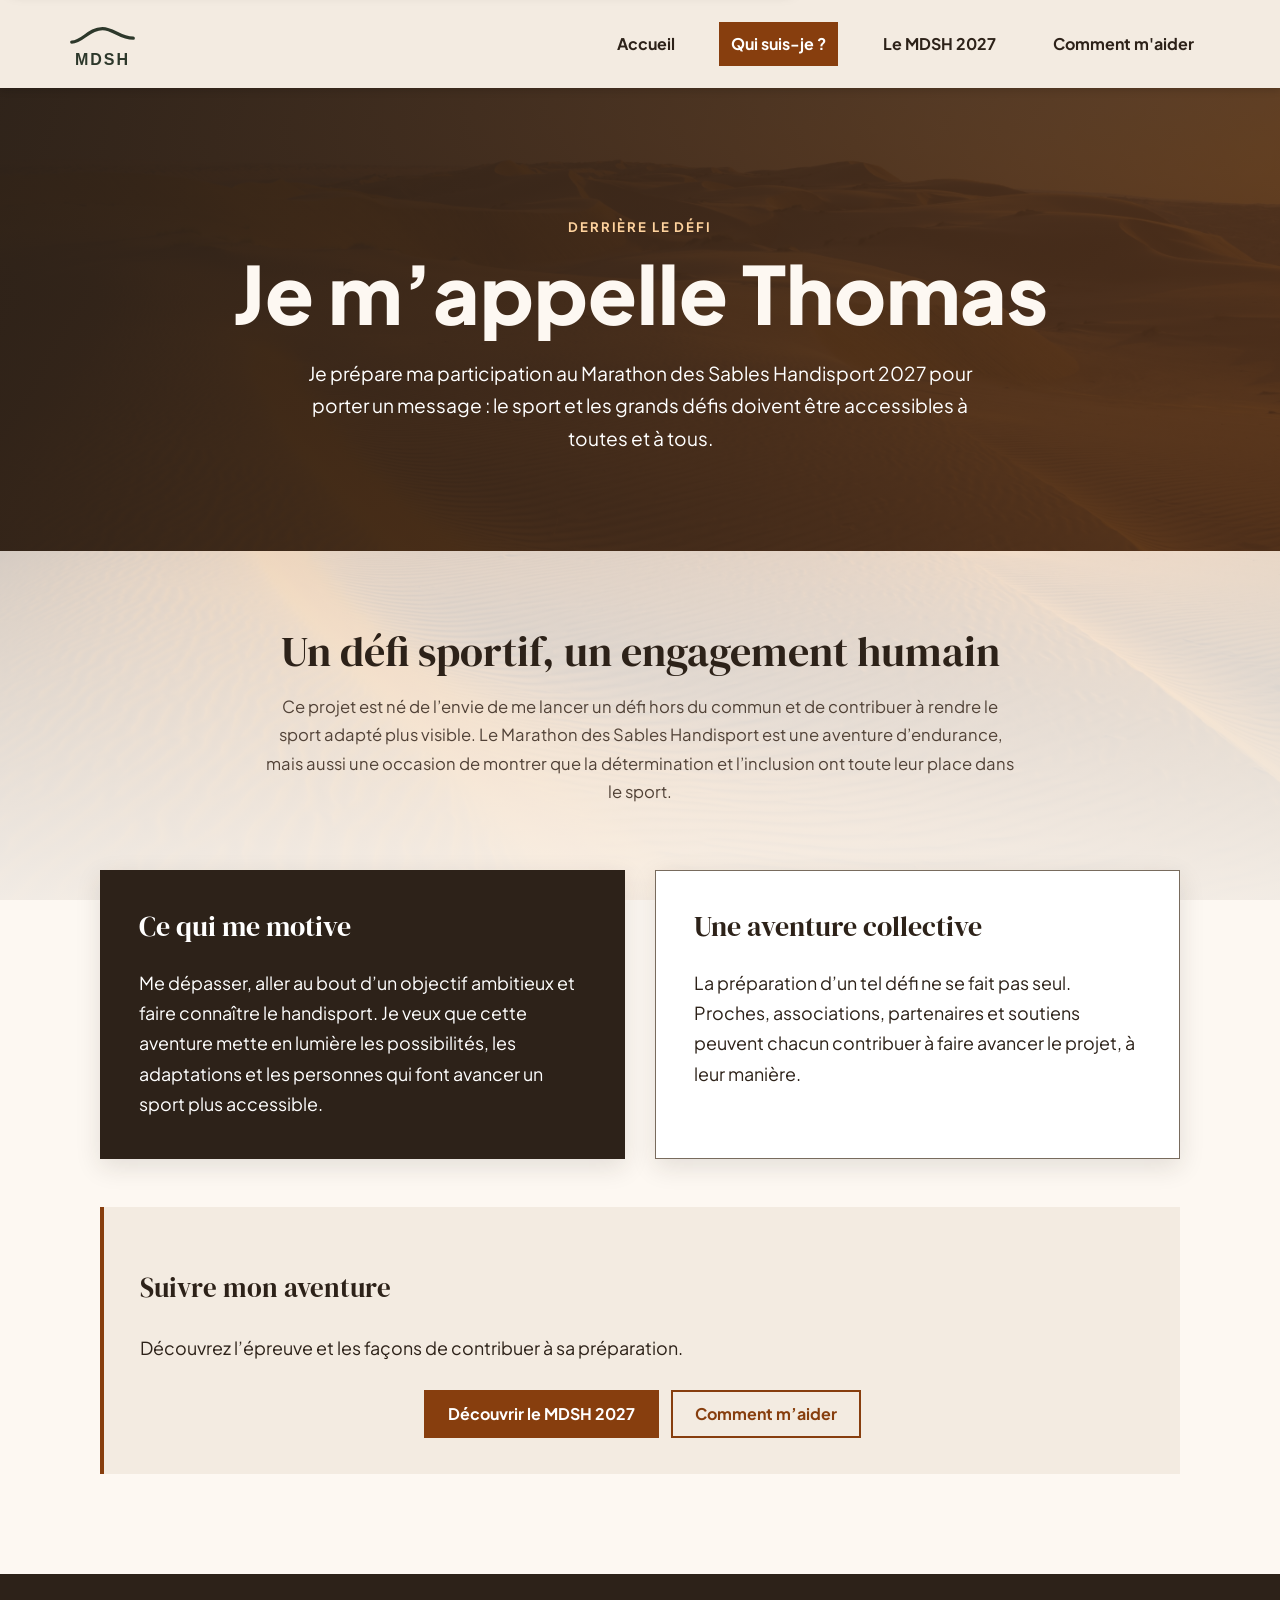
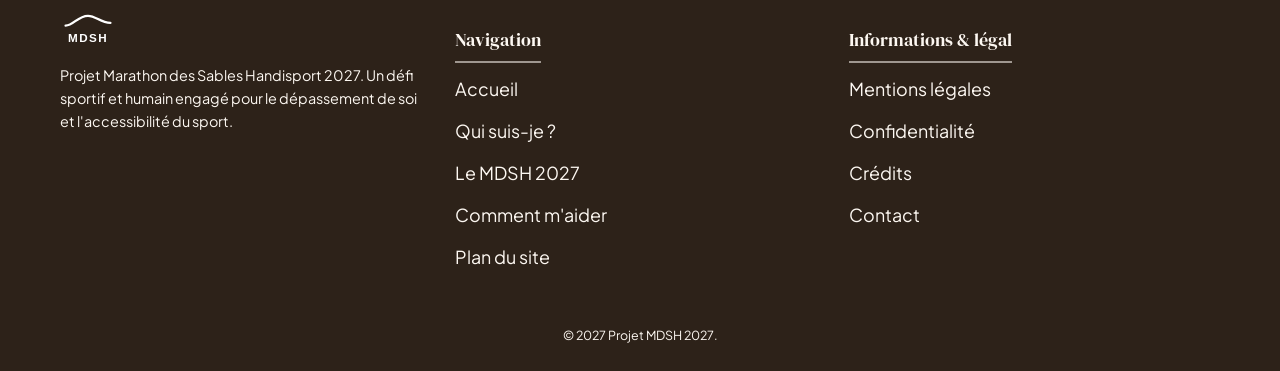
<file: qui-suis-je.html>
<!DOCTYPE html>
<html lang="fr">

<head>
    <meta charset="UTF-8">
    <meta name="viewport" content="width=device-width, initial-scale=1.0">
    <meta name="description" content="Découvrez Thomas et les motivations derrière sa participation au Marathon des Sables Handisport 2027.">
    <link rel="stylesheet" href="style.css">
    <link rel="stylesheet" href="responsive.css">
    <link rel="stylesheet" href="pages.css">
    <link rel="stylesheet" href="accessibility.css">
    <link rel="preconnect" href="https://fonts.googleapis.com">
    <link rel="preconnect" href="https://fonts.gstatic.com" crossorigin>
    <link href="https://fonts.googleapis.com/css2?family=DM+Serif+Display&family=Plus+Jakarta+Sans:wght@400;500;700;900&display=swap" rel="stylesheet">
    <title>À propos de Thomas | MDSH 2027</title>
</head>

<body>
    <nav class="skip-menu" aria-label="Raccourcis clavier">
        <a href="#contenu">Aller au contenu</a>
        <a href="#navigation-principale">Aller au menu principal (en bas sur mobile)</a>
        <a href="#pied-de-page">Aller au pied de page</a>
    </nav>
    <header class="navbar">
        <a href="index.html" aria-label="Accueil - Projet MDSH 2027"><img src="logo.svg" alt="Logo du projet" class="logo"></a>
        <nav id="navigation-principale" aria-label="Navigation principale" tabindex="-1">
            <ul>
                <li><a class="navbar-home" href="index.html"><svg class="tab-icon" aria-hidden="true" viewBox="0 0 24 24"><path d="m3 10 9-7 9 7v10a1 1 0 0 1-1 1h-6v-7h-4v7H4a1 1 0 0 1-1-1z"/></svg><span class="nav-label-full">Accueil</span><span class="nav-label-short">Accueil</span></a></li>
                <li><a href="qui-suis-je.html" aria-current="page"><svg class="tab-icon" aria-hidden="true" viewBox="0 0 24 24"><circle cx="12" cy="8" r="4"/><path d="M4 21a8 8 0 0 1 16 0"/></svg><span class="nav-label-full">Qui suis-je ?</span><span class="nav-label-short">À propos</span></a></li>
                <li><a href="mdsh-2027.html"><svg class="tab-icon" aria-hidden="true" viewBox="0 0 24 24"><path d="M5 21V4m0 1h14l-4 4 4 4H5"/></svg><span class="nav-label-full">Le MDSH 2027</span><span class="nav-label-short">MDSH</span></a></li>
                <li><a href="soutenir.html"><svg class="tab-icon" aria-hidden="true" viewBox="0 0 24 24"><path d="M20.8 8.7c0 5.2-8.8 11-8.8 11s-8.8-5.8-8.8-11A4.7 4.7 0 0 1 12 6a4.7 4.7 0 0 1 8.8 2.7Z"/></svg><span class="nav-label-full">Comment m'aider</span><span class="nav-label-short">Soutenir</span></a></li>
            </ul>
        </nav>
    </header>

    <main id="contenu" class="page-main" tabindex="-1">
        <section class="page-hero">
            <div class="page-hero-content">
                <p class="page-eyebrow">Derrière le défi</p>
                <h1>Je m’appelle Thomas</h1>
                <p>Je prépare ma participation au Marathon des Sables Handisport 2027 pour porter un message : le sport et les grands défis doivent être accessibles à toutes et à tous.</p>
            </div>
        </section>

        <div class="page-content">
            <section class="page-intro">
                <h2>Un défi sportif, un engagement humain</h2>
                <p>Ce projet est né de l’envie de me lancer un défi hors du commun et de contribuer à rendre le sport adapté plus visible. Le Marathon des Sables Handisport est une aventure d’endurance, mais aussi une occasion de montrer que la détermination et l’inclusion ont toute leur place dans le sport.</p>
            </section>

            <div class="page-grid">
                <section class="page-panel page-panel--dark">
                    <h2>Ce qui me motive</h2>
                    <p>Me dépasser, aller au bout d’un objectif ambitieux et faire connaître le handisport. Je veux que cette aventure mette en lumière les possibilités, les adaptations et les personnes qui font avancer un sport plus accessible.</p>
                </section>
                <section class="page-panel">
                    <h2>Une aventure collective</h2>
                    <p>La préparation d’un tel défi ne se fait pas seul. Proches, associations, partenaires et soutiens peuvent chacun contribuer à faire avancer le projet, à leur manière.</p>
                </section>
            </div>

            <section class="page-callout">
                <h2>Suivre mon aventure</h2>
                <p>Découvrez l’épreuve et les façons de contribuer à sa préparation.</p>
                <div class="page-actions">
                    <a class="page-button" href="mdsh-2027.html">Découvrir le MDSH 2027</a>
                    <a class="page-button page-button--outline" href="soutenir.html">Comment m’aider</a>
                </div>
            </section>
        </div>
    </main>

    <footer id="pied-de-page" class="site-footer" tabindex="-1">
        <div class="footer-container">
            <div class="footer-col">
                <img src="logo.svg" alt="Logo Projet MDSH 2027" class="footer-logo">
                <p>Projet Marathon des Sables Handisport 2027. Un défi sportif et humain engagé pour le dépassement de soi et l'accessibilité du sport.</p>
            </div>
            <div class="footer-col">
                <h3>Navigation</h3>
                <ul>
                    <li><a href="index.html">Accueil</a></li>
                    <li><a href="qui-suis-je.html">Qui suis-je ?</a></li>
                    <li><a href="mdsh-2027.html">Le MDSH 2027</a></li>
                    <li><a href="soutenir.html">Comment m'aider</a></li>
                    <li><a href="plan-du-site.html">Plan du site</a></li>
                </ul>
            </div>
            <div class="footer-col">
                <h3>Informations &amp; légal</h3>
                <ul>
                    <li><a href="mentions-legales.html">Mentions légales</a></li>
                    <li><a href="confidentialite.html">Confidentialité</a></li>
                    <li><a href="credits.html">Crédits</a></li>
                    <li>                    <a href="mailto:thomfer06@gmail.com">Contact</a></li>
                </ul>
            </div>
        </div>
        <div class="footer-bottom"><p>&copy; 2027 Projet MDSH 2027.</p></div>
    </footer>
</body>

</html>
</file>
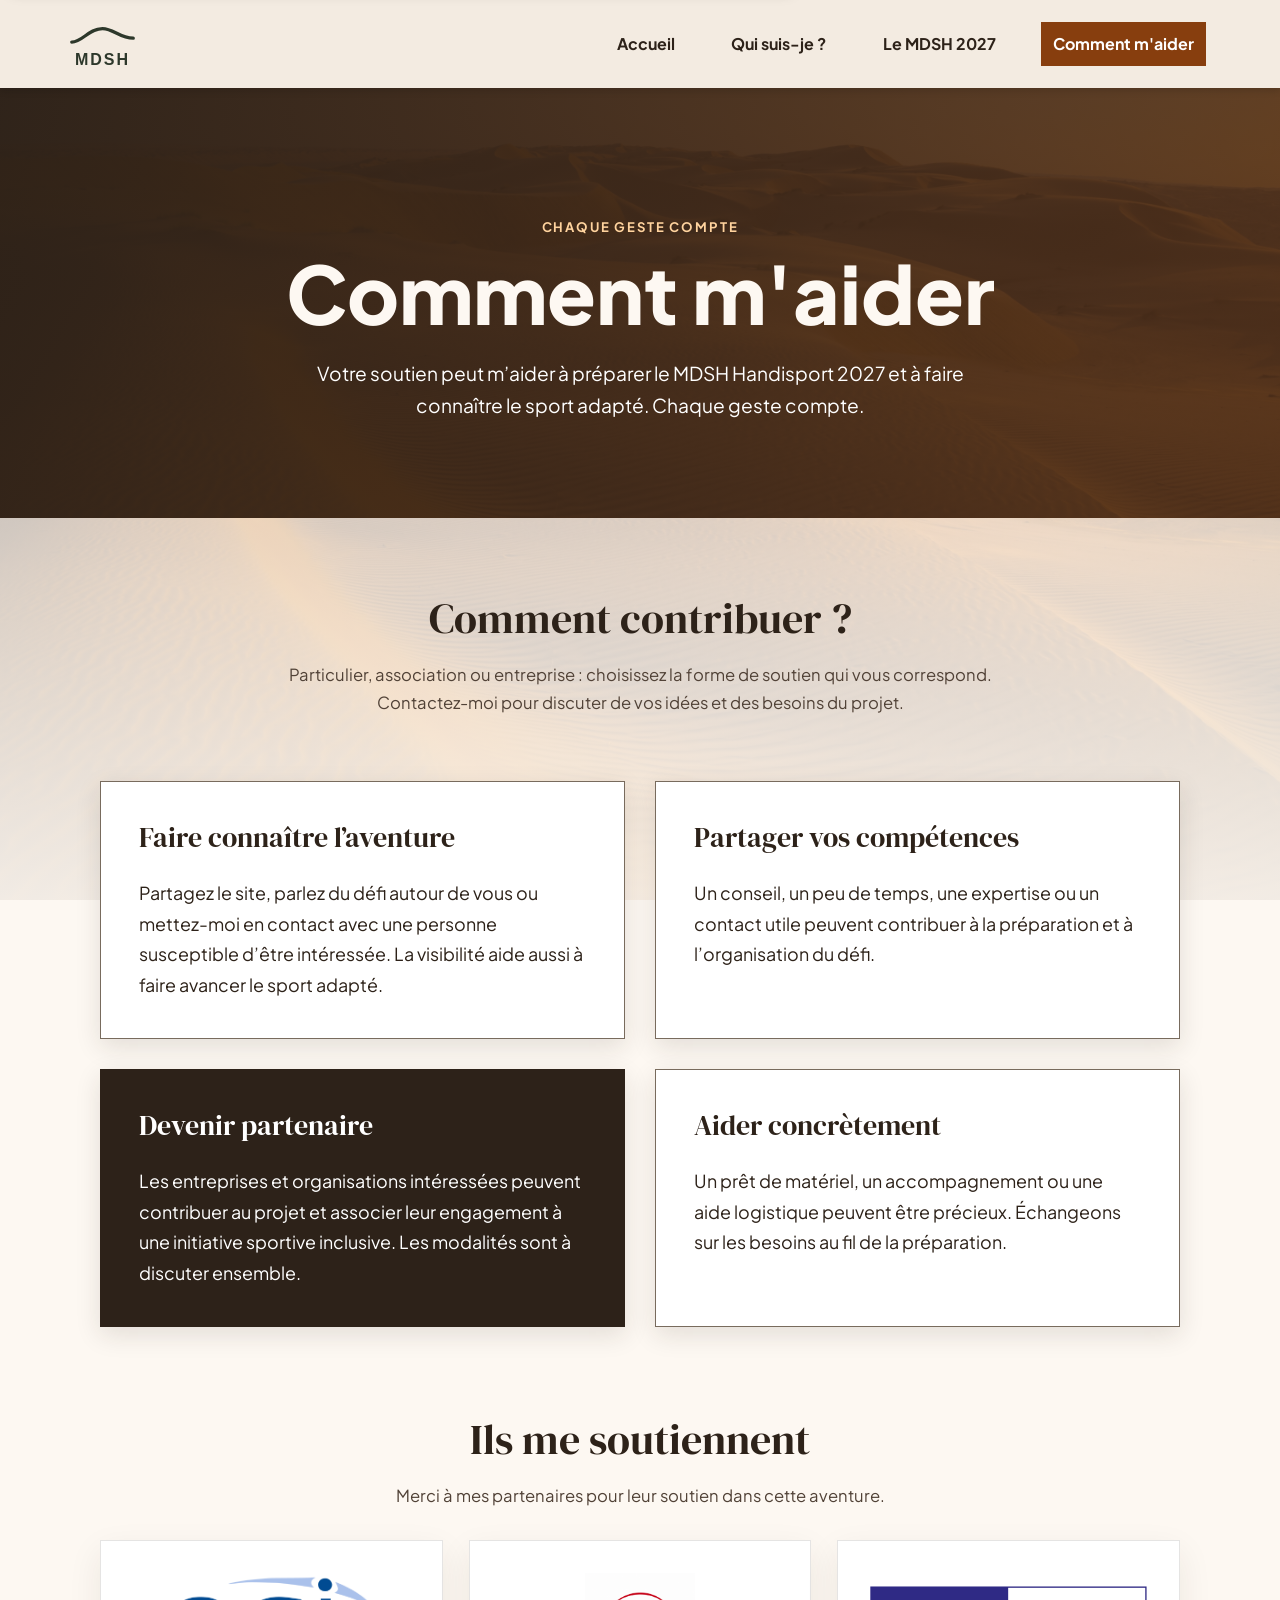
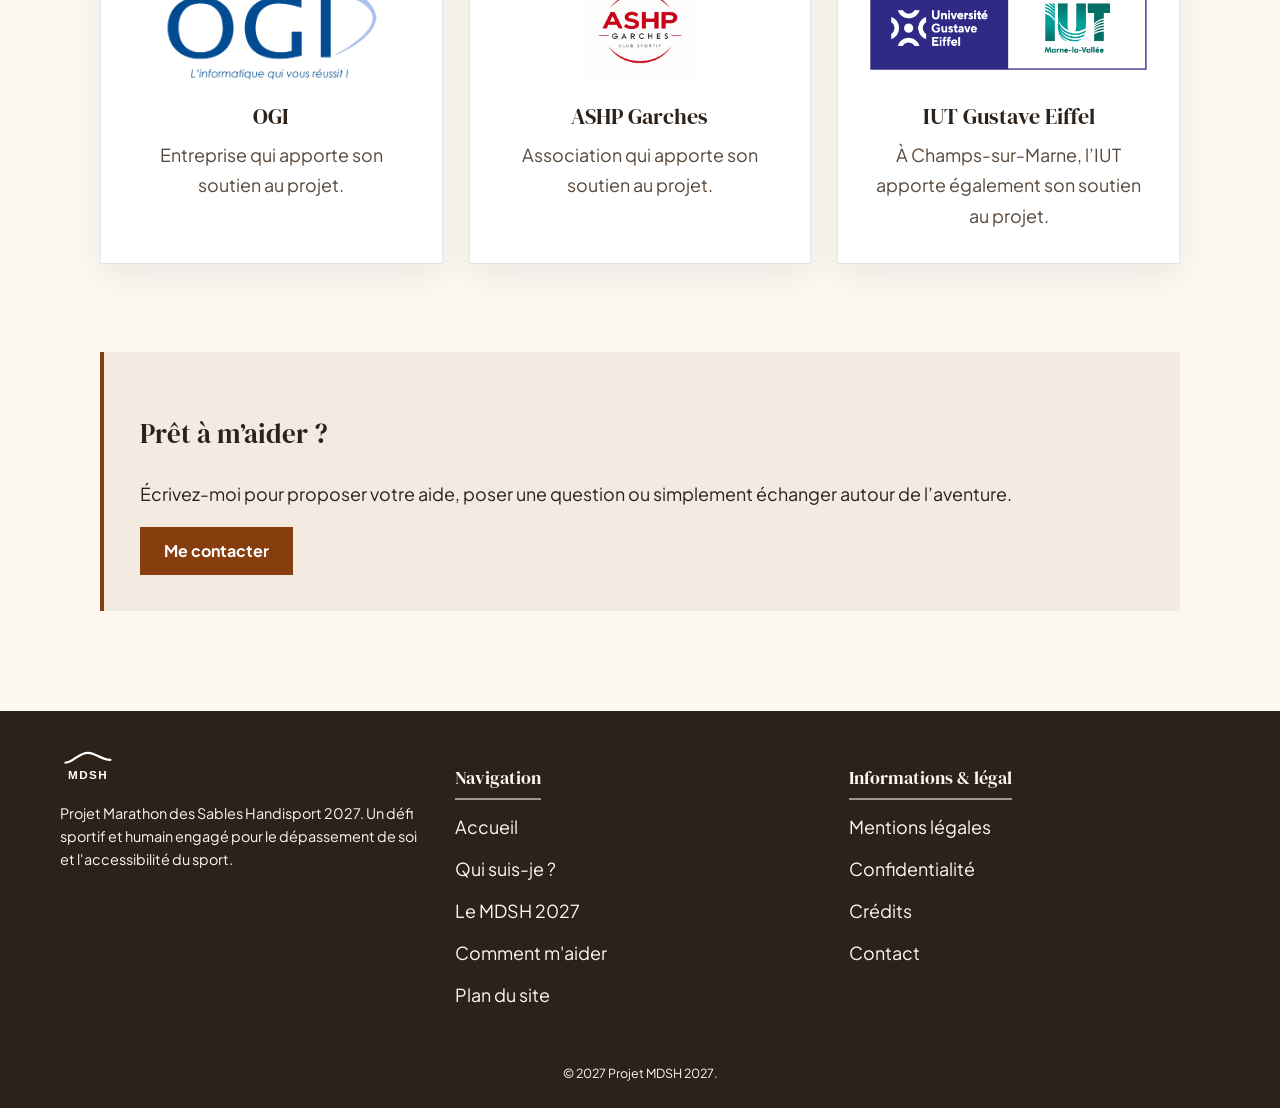
<file: soutenir.html>
<!DOCTYPE html>
<html lang="fr">

<head>
    <meta charset="UTF-8">
    <meta name="viewport" content="width=device-width, initial-scale=1.0">
    <meta name="description" content="Découvrir comment soutenir le projet Marathon des Sables Handisport 2027 comme partenaire ou en relayant l'aventure.">
    <link rel="stylesheet" href="style.css">
    <link rel="stylesheet" href="responsive.css">
    <link rel="stylesheet" href="pages.css">
    <link rel="stylesheet" href="accessibility.css">
    <link rel="preconnect" href="https://fonts.googleapis.com">
    <link rel="preconnect" href="https://fonts.gstatic.com" crossorigin>
    <link href="https://fonts.googleapis.com/css2?family=DM+Serif+Display&family=Plus+Jakarta+Sans:wght@400;500;700;900&display=swap" rel="stylesheet">
    <title>Comment soutenir le projet | MDSH 2027</title>
</head>

<body>
    <nav class="skip-menu" aria-label="Raccourcis clavier">
        <a href="#contenu">Aller au contenu</a>
        <a href="#navigation-principale">Aller au menu principal (en bas sur mobile)</a>
        <a href="#pied-de-page">Aller au pied de page</a>
    </nav>
    <header class="navbar">
        <a href="index.html" aria-label="Accueil - Projet MDSH 2027"><img src="logo.svg" alt="Logo du projet" class="logo"></a>
        <nav id="navigation-principale" aria-label="Navigation principale" tabindex="-1">
            <ul>
                <li><a class="navbar-home" href="index.html"><svg class="tab-icon" aria-hidden="true" viewBox="0 0 24 24"><path d="m3 10 9-7 9 7v10a1 1 0 0 1-1 1h-6v-7h-4v7H4a1 1 0 0 1-1-1z"/></svg><span class="nav-label-full">Accueil</span><span class="nav-label-short">Accueil</span></a></li>
                <li><a href="qui-suis-je.html"><svg class="tab-icon" aria-hidden="true" viewBox="0 0 24 24"><circle cx="12" cy="8" r="4"/><path d="M4 21a8 8 0 0 1 16 0"/></svg><span class="nav-label-full">Qui suis-je ?</span><span class="nav-label-short">À propos</span></a></li>
                <li><a href="mdsh-2027.html"><svg class="tab-icon" aria-hidden="true" viewBox="0 0 24 24"><path d="M5 21V4m0 1h14l-4 4 4 4H5"/></svg><span class="nav-label-full">Le MDSH 2027</span><span class="nav-label-short">MDSH</span></a></li>
                <li><a href="soutenir.html" aria-current="page"><svg class="tab-icon" aria-hidden="true" viewBox="0 0 24 24"><path d="M20.8 8.7c0 5.2-8.8 11-8.8 11s-8.8-5.8-8.8-11A4.7 4.7 0 0 1 12 6a4.7 4.7 0 0 1 8.8 2.7Z"/></svg><span class="nav-label-full">Comment m'aider</span><span class="nav-label-short">Soutenir</span></a></li>
            </ul>
        </nav>
    </header>

    <main id="contenu" class="page-main" tabindex="-1">
        <section class="page-hero">
            <div class="page-hero-content">
                <p class="page-eyebrow">Chaque geste compte</p>
                <h1>Comment m'aider</h1>
                <p>Votre soutien peut m’aider à préparer le MDSH Handisport 2027 et à faire connaître le sport adapté. Chaque geste compte.</p>
            </div>
        </section>

        <div class="page-content">
            <section id="actions" class="page-intro">
                <h2>Comment contribuer ?</h2>
                <p>Particulier, association ou entreprise : choisissez la forme de soutien qui vous correspond. Contactez-moi pour discuter de vos idées et des besoins du projet.</p>
            </section>

            <div class="page-grid">
                <section class="page-panel">
                    <h2>Faire connaître l’aventure</h2>
                    <p>Partagez le site, parlez du défi autour de vous ou mettez-moi en contact avec une personne susceptible d’être intéressée. La visibilité aide aussi à faire avancer le sport adapté.</p>
                </section>
                <section class="page-panel">
                    <h2>Partager vos compétences</h2>
                    <p>Un conseil, un peu de temps, une expertise ou un contact utile peuvent contribuer à la préparation et à l’organisation du défi.</p>
                </section>
                <section id="partenaires" class="page-panel page-panel--dark">
                    <h2>Devenir partenaire</h2>
                    <p>Les entreprises et organisations intéressées peuvent contribuer au projet et associer leur engagement à une initiative sportive inclusive. Les modalités sont à discuter ensemble.</p>
                </section>
                <section class="page-panel">
                    <h2>Aider concrètement</h2>
                    <p>Un prêt de matériel, un accompagnement ou une aide logistique peuvent être précieux. Échangeons sur les besoins au fil de la préparation.</p>
                </section>
            </div>

            <section class="supporters-section" aria-labelledby="supporters-title">
                <div class="page-intro">
                    <h2 id="supporters-title">Ils me soutiennent</h2>
                    <p>Merci à mes partenaires pour leur soutien dans cette aventure.</p>
                </div>
                <div class="supporters-grid">
                    <article class="supporter-card">
                        <div class="supporter-logo">
                            <img src="logoogi.png" alt="Logo de l’entreprise OGI">
                        </div>
                        <h3>OGI</h3>
                        <p> Entreprise qui apporte son soutien au projet.</p>
                    </article>
                    <article class="supporter-card">
                        <div class="supporter-logo">
                            <img src="ASHP Garches.png" alt="Logo de l’association ASHP Garches">
                        </div>
                        <h3>ASHP Garches</h3>
                        <p>Association qui apporte son soutien au projet.</p>
                    </article>
                    <article class="supporter-card">
                        <div class="supporter-logo">
                            <img src="IUT-RVB-couleurs-72dpi.png" alt="Logo de l’IUT Gustave Eiffel">
                        </div>
                        <h3>IUT Gustave Eiffel</h3>
                        <p>À Champs-sur-Marne, l’IUT apporte également son soutien au projet.</p>
                    </article>
                </div>
            </section>

            <section class="page-callout">
                <h2>Prêt à m’aider ?</h2>
                <p>Écrivez-moi pour proposer votre aide, poser une question ou simplement échanger autour de l’aventure.</p>
                <a class="page-button" href="mailto:thomfer06@gmail.com?subject=Soutenir%20le%20projet%20MDSH%202027">Me contacter</a>
            </section>
        </div>
    </main>

    <footer id="pied-de-page" class="site-footer" tabindex="-1">
        <div class="footer-container">
            <div class="footer-col">
                <img src="logo.svg" alt="Logo Projet MDSH 2027" class="footer-logo">
                <p>Projet Marathon des Sables Handisport 2027. Un défi sportif et humain engagé pour le dépassement de soi et l'accessibilité du sport.</p>
            </div>
            <div class="footer-col">
                <h3>Navigation</h3>
                <ul>
                    <li><a href="index.html">Accueil</a></li>
                    <li><a href="qui-suis-je.html">Qui suis-je ?</a></li>
                    <li><a href="mdsh-2027.html">Le MDSH 2027</a></li>
                    <li><a href="soutenir.html">Comment m'aider</a></li>
                    <li><a href="plan-du-site.html">Plan du site</a></li>
                </ul>
            </div>
            <div class="footer-col">
                <h3>Informations &amp; légal</h3>
                <ul>
                    <li><a href="mentions-legales.html">Mentions légales</a></li>
                    <li><a href="confidentialite.html">Confidentialité</a></li>
                    <li><a href="credits.html">Crédits</a></li>
                    <li><a href="mailto:thomfer06@gmail.com">Contact</a></li>
                </ul>
            </div>
        </div>
        <div class="footer-bottom"><p>&copy; 2027 Projet MDSH 2027.</p></div>
    </footer>
</body>

</html>
</file>
<file: style.css>
*,
*::after,
*::before {
    box-sizing: border-box;
}

:root {
    --color-bg-page: #fdf8f2;
    --color-bg-card: #ffffff;
    --color-bg-section: #f3ebe1;
    --color-text-main: #2d2219;
    --color-accent: #873e0e;
    --color-accent-hover: #6f310a;
}

@import url('https://fonts.googleapis.com/css2?family=DM+Serif+Display&family=Plus+Jakarta+Sans:wght@400;600;700;900&display=swap');

h1,
h2,
h3,
h4,
h5,
h6,
.font-title {
    font-family: 'DM Serif Display', Georgia, serif;
    font-weight: 400;
}

body,
.font-body {
    font-family: 'Plus Jakarta Sans', -apple-system, BlinkMacSystemFont, "Segoe UI", Roboto, sans-serif;
    font-weight: 400;
    line-height: 1.6;
    color: var(--color-text-main);
}

body {
    margin: 0;
    padding: 0;
    background-image: url('bgmain.jpg');
    background-repeat: no-repeat;
    background-size: cover;
    background-position: center;
    background-attachment: fixed;
    min-height: 100vh;
    background-color: var(--color-bg-page);
}

ul {
    list-style-type: none;
    margin: 0;
    padding: 0;
}

.bigtitle {
    display: flex;
    flex-direction: column;
    align-items: center;
    justify-content: center;
    font-family: 'Plus Jakarta Sans', -apple-system, BlinkMacSystemFont, "Segoe UI", Roboto, sans-serif;
    text-align: center;
    padding: 0 20px;
    margin-top: 8vh;
    margin-bottom: 74vh;
    will-change: transform;
}

.title-main {
    font-size: 4.8rem;
    font-weight: 900;
    text-transform: uppercase;
    letter-spacing: -2px;
    color: #2d2219;
    margin-bottom: 15px;
}

.title-sub {
    font-family: 'DM Serif Display', Georgia, serif;
    font-size: 2.2rem;
    font-weight: 400;
    color: var(--color-bg-card);
    letter-spacing: 0.5px;
}

.navbar {
    position: sticky;
    top: 0;
    background-color: rgba(243, 235, 225, 0.75);
    box-shadow: 0 4px 6px rgba(0, 0, 0, 0.1);
    backdrop-filter: blur(8px);
    -webkit-backdrop-filter: blur(8px);
    z-index: 100;
    display: flex;
}

.navbar ul {
    display: flex;
    justify-content: flex-end;
    gap: 20px;
}

.navbar li {
    padding: 25px 15px;
    transition: background-color 0.3s ease;
}

.navbar a {
    text-decoration: none;
    color: var(--color-text-main);
    font-weight: bold;
    transition: color 0.3s ease, opacity 0.3s ease;
}

.navbar a:hover {
    color: var(--color-accent);
    opacity: 0.8;
}

.infomain {
    background-color: #2d2219;
    color: var(--color-bg-page);
    padding: 80px 20px;
    min-height: 100vh;
    margin-top: 50px;
    display: flex;
    flex-direction: row;
    justify-content: space-between;
    align-items: center;
    gap: 20px;
}

.logo {
    width: 80px;
    height: auto;
    align-items: center;
    justify-content: center;
    margin: 10px;
    margin-left: 50px;
    margin-right: 1100px;
    object-fit: contain;
}

.images-container img {
    width: 180px;
    height: auto;
    object-fit: contain;
    will-change: transform;
}

.logo-exterieur {
    display: flex;
    justify-content: flex-end;
    padding: 15px 30px;
    width: 100%;
}

.logoiut {
    width: 180px;
    height: auto;
}

.portrait {
    justify-content: center;
    align-items: center;
    flex-direction: row;
}

.vector {
    flex-direction: row;
    padding-right: 90px;
}

.text-content {
    max-width: 95ch;
    padding-left: 45px;
    padding-right: 25px;
}

.bienvenue {
    font-size: 1.2rem;
}

/* CADRE IMAGE VECTOR */
.framed-image-container {
    position: relative;
    display: inline-block;
    margin: 40px;
}

.decorative-frame {
    position: absolute;
    top: -15px;
    left: -15px;
    right: 75px;
    bottom: 15px;
    border: 3px solid var(--color-accent);
    z-index: 0;
    transition: transform 0.3s ease;
}

.main-image {
    position: relative;
    display: block;
    width: 300px;
    height: auto;
    z-index: 0;
    box-shadow: 0 10px 25px rgba(0, 0, 0, 0.2);
}

.framed-image-container:hover .decorative-frame {
    transform: translate(5px, 5px);
}

/* BOUTON INFO MARATHON */
.info-marathon {
    display: inline-block;
    background-color: var(--color-accent);
    color: #fdf8f2;
    font-family: 'Plus Jakarta Sans', sans-serif;
    font-weight: 700;
    text-decoration: none;
    padding: 12px 28px;
    box-shadow: 0 2px 5px rgba(0, 0, 0, 0.15);
    transition: all 0.3s ease;
    margin-top: 20px;
}

.info-marathon:hover {
    background-color: var(--color-accent-hover);
    transform: translateY(-3px);
    box-shadow: 0 2px 8px rgba(0, 0, 0, 0.25);
}

.info-marathon:active {
    transform: translateY(-1px);
    box-shadow: 0 1px 4px rgba(0, 0, 0, 0.2);
}

/* SECTION TRANSPARANTE (Glassmorphism) */
.glass-section {
    background: rgba(255, 255, 255, 0.12);
    backdrop-filter: blur(15px);
    -webkit-backdrop-filter: blur(15px);
    border-top: 1px solid rgba(255, 255, 255, 0.2);
    border-bottom: 1px solid rgba(255, 255, 255, 0.2);
    padding: 80px 20px;
    display: flex;
    flex-direction: column;
    align-items: center;
}

/* SECTION BLANCHE / SECTION PARTENAIRES */
.white-section {
    background-color: var(--color-bg-section);
    border-top: 1px solid rgba(255, 255, 255, 0.2);
    border-bottom: 1px solid rgba(255, 255, 255, 0.2);
    padding: 80px 20px;
    display: flex;
    flex-direction: column;
    align-items: center;
}

/* TITRES */
.title-projet,
.title-partenaires {
    font-size: 2.8rem;
    color: var(--color-text-main);
    margin-top: 0;
    margin-bottom: 40px;
    text-align: center;
}

/* CONTENEUR DE CARTES CÔTE À CÔTE */
.cards-container {
    display: flex;
    justify-content: center;
    align-items: stretch;
    gap: 40px;
    width: 100%;
    max-width: 1000px;
    flex-wrap: wrap;
}

/* STYLE DES CARTES */
.card-box {
    width: 420px;
    padding: 30px;
    box-shadow: 0 10px 25px rgba(0, 0, 0, 0.15);
    display: flex;
    flex-direction: column;
    justify-content: space-between;
    transition: transform 0.3s ease;
}

.card-box h3 {
    margin-top: 0;
    font-size: 1.8rem;
    margin-bottom: 12px;
}

.card-dark {
    background-color: #2d2219;
    color: #fdf8f2;
}

.card-dark .card-btn {
    background-color: var(--color-accent);
    color: #ffffff;
}

.card-light {
    background-color: #f3ebe1;
    color: #2d2219;
}

.card-light .card-btn {
    background-color: #2d2219;
    color: #fdf8f2;
}

.card-btn {
    display: inline-block;
    align-self: flex-start;
    margin-top: 15px;
    padding: 10px 24px;
    font-weight: 700;
    text-decoration: none;
    transition: opacity 0.3s ease, transform 0.2s ease;
}

.card-btn:hover {
    opacity: 0.85;
    transform: translateY(-2px);
}

/* FOOTER */
.site-footer {
    background-color: #2d2219;
    color: #fdf8f2;
    padding-top: 60px;
    margin-top: 80px;
    font-family: 'Plus Jakarta Sans', sans-serif;
}

.footer-container {
    max-width: 1200px;
    margin: 0 auto;
    padding: 0 20px 40px 20px;
    display: flex;
    justify-content: space-between;
    flex-wrap: wrap;
    gap: 40px;
}

.footer-col {
    flex: 1;
    min-width: 250px;
}

.footer-logo {
    width: 70px;
    height: auto;
    margin-bottom: 15px;
}

.footer-col p {
    font-size: 0.95rem;
    line-height: 1.6;
    opacity: 0.85;
}

.footer-col h3 {
    font-family: 'DM Serif Display', Georgia, serif;
    font-size: 1.3rem;
    margin-bottom: 20px;
    color: #f3ebe1;
    border-bottom: 2px solid rgba(243, 235, 225, 0.2);
    padding-bottom: 8px;
    display: inline-block;
}

.footer-col ul {
    list-style: none;
    padding: 0;
    margin: 0;
}

.footer-col ul li {
    margin-bottom: 10px;
}

.footer-col ul li a {
    color: #fdf8f2;
    text-decoration: none;
    opacity: 0.8;
    transition: opacity 0.3s ease, color 0.3s ease;
}

.footer-col ul li a:hover {
    opacity: 1;
    color: var(--color-accent);
}

.footer-bottom {
    text-align: center;
    padding: 20px;
    font-size: 0.85rem;
    opacity: 0.7;
}

/* ANIMATION  */


#accessibility-btn {
    position: fixed;
    bottom: 20px;
    right: 20px;
    z-index: 999;
    background-color: #2d2219;
    color: #fdf8f2;
    border: 2px solid var(--color-bg-section);
    padding: 10px 18px;
    font-family: 'Plus Jakarta Sans', sans-serif;
    font-weight: 700;
    font-size: 0.9rem;
    cursor: pointer;
    box-shadow: 0 4px 12px rgba(0, 0, 0, 0.2);
    transition: all 0.3s ease;
}

#accessibility-btn:hover {
    background-color: #572d0a;
    transform: translateY(-2px);
}
</file>
<file: responsive.css>
body {
    overflow-x: clip;
}

.navbar {
    align-items: center;
    justify-content: space-between;
    gap: clamp(16px, 3vw, 40px);
    padding: 8px clamp(20px, 5vw, 72px);
}

.navbar .logo {
    display: block;
    flex: 0 0 auto;
    width: clamp(64px, 6vw, 84px);
    margin: 0;
}

.navbar ul {
    align-items: center;
    flex-wrap: wrap;
    gap: clamp(4px, 1vw, 16px);
}

.navbar li {
    padding: 14px 10px;
}

.logo-exterieur {
    padding: 12px clamp(20px, 5vw, 72px);
}

.logoiut {
    width: clamp(120px, 14vw, 180px);
}

.bigtitle {
    margin: clamp(32px, 4vh, 68px) auto clamp(112px, 20vh, 250px);
}

.title-main {
    font-size: clamp(3rem, 6vw, 5.2rem);
    line-height: 1.08;
}

.title-sub {
    max-width: 100%;
    font-size: clamp(1.5rem, 3vw, 2.4rem);
    line-height: 1.3;
}

.images-container {
    display: grid;
    grid-template-columns: repeat(6, minmax(0, 1fr));
    align-items: center;
    gap: clamp(12px, 2vw, 28px);
    width: min(100% - 48px, 1320px);
    margin: 0 auto;
    overflow: visible;
}

.images-container img {
    display: block;
    width: 100%;
    height: auto;
    max-width: 100%;
    margin: 0;
    object-fit: contain;
}

.infomain {
    min-height: 0;
    margin-top: clamp(36px, 6vw, 72px);
    padding: clamp(56px, 8vw, 112px) max(24px, calc((100% - 1200px) / 2));
    gap: clamp(32px, 6vw, 88px);
}

.text-content {
    flex: 1 1 58%;
    max-width: 66ch;
    padding: 0;
}

.text-content h2 {
    margin-top: 0;
    font-size: clamp(2rem, 3.5vw, 3rem);
}

.bienvenue {
    font-size: clamp(1rem, 1.25vw, 1.2rem);
}

.image-content {
    flex: 0 1 42%;
}

.framed-image-container {
    display: block;
    width: min(100%, 520px);
    margin: 20px auto;
}

.vector {
    display: block;
    width: 100%;
    height: auto;
    padding-right: 0;
}

.decorative-frame {
    right: 12px;
}

.glass-section,
.white-section {
    padding: clamp(56px, 7vw, 88px) 24px;
}

.cards-container {
    display: grid;
    grid-template-columns: repeat(2, minmax(0, 1fr));
    gap: clamp(20px, 3vw, 40px);
    width: min(100%, 1120px);
}

.card-box {
    width: auto;
    min-width: 0;
    padding: clamp(24px, 3vw, 36px);
}

.card-box > img {
    display: block;
    width: 100%;
    height: clamp(140px, 18vw, 220px);
    margin-bottom: 20px;
    object-fit: contain;
}

.site-footer {
    margin-top: 0;
}

.footer-container {
    max-width: 1200px;
}

@media (max-width: 1000px) {
    .navbar {
        position: sticky;
        flex-wrap: wrap;
        gap: 12px;
        padding-inline: 20px;
    }

    .navbar > nav {
        flex: 1 1 100%;
        min-width: 0;
        width: 100%;
    }

    .navbar ul {
        flex-wrap: nowrap;
        justify-content: flex-start;
        gap: 6px;
        overflow-x: auto;
        padding: 4px 2px 8px;
        scrollbar-color: var(--color-accent) var(--color-bg-page);
        scrollbar-width: thin;
    }

    .navbar li {
        flex: 0 0 auto;
        padding: 4px;
        font-size: 0.95rem;
    }

    .navbar nav a {
        min-height: 44px;
        white-space: nowrap;
    }

    .images-container {
        grid-template-columns: repeat(3, minmax(0, 1fr));
        width: min(100% - 40px, 760px);
    }

    .infomain {
        padding-inline: 40px;
    }
}

@media (max-width: 800px) {
    .navbar {
        flex-wrap: wrap;
        justify-content: flex-start;
        gap: 12px;
        padding: 8px 12px;
    }

    .navbar > a {
        flex: 0 0 auto;
    }

    .navbar .logo {
        width: 62px;
        margin: 0;
    }

    .navbar > nav {
        margin-inline: -12px;
        padding-inline: 8px;
    }

    .logo-exterieur {
        justify-content: center;
        padding: 14px 16px;
    }

    .logoiut {
        width: 128px;
    }

    .bigtitle {
        margin: clamp(20px, 5vh, 44px) auto clamp(88px, 14vh, 150px);
        padding-inline: 16px;
    }

    .title-main {
        font-size: clamp(2rem, 9.5vw, 3.4rem);
        line-height: 1.08;
        letter-spacing: -1px;
    }

    .title-sub {
        max-width: 34ch;
        font-size: clamp(1.15rem, 5vw, 1.65rem);
        line-height: 1.3;
    }

    .images-container {
        grid-template-columns: repeat(2, minmax(0, 1fr));
        gap: 14px;
        width: min(100% - 32px, 520px);
    }

    .infomain {
        flex-direction: column;
        align-items: stretch;
        gap: 24px;
        margin-top: 32px;
        padding: 44px 20px 52px;
    }

    .text-content,
    .image-content {
        width: 100%;
        max-width: none;
    }

    .text-content h2 {
        margin-bottom: 12px;
        font-size: 2rem;
    }

    .bienvenue {
        font-size: 1rem;
        line-height: 1.75;
    }

    .info-marathon {
        padding: 12px 22px;
    }

    .framed-image-container {
        width: min(100%, 460px);
        margin: 12px auto;
    }

    .decorative-frame {
        top: -10px;
        left: -10px;
        bottom: 10px;
    }

    .glass-section,
    .white-section {
        padding: 48px 18px;
    }

    .title-projet,
    .title-partenaires {
        margin-bottom: 24px;
        font-size: clamp(1.9rem, 8vw, 2.4rem);
    }

    .cards-container {
        grid-template-columns: minmax(0, 1fr);
        gap: 18px;
        width: min(100%, 520px);
    }

    .card-box {
        padding: 24px;
    }

    .card-box > img {
        height: clamp(130px, 42vw, 190px);
        margin-bottom: 14px;
    }

    .card-box h3 {
        font-size: 1.55rem;
    }

    .site-footer {
        padding-top: 40px;
    }

    .footer-container {
        flex-direction: column;
        gap: 26px;
        padding: 0 20px 28px;
    }

    .footer-col {
        min-width: 0;
    }

    .footer-col h3 {
        margin-bottom: 12px;
    }

    .footer-bottom {
        padding: 18px 16px;
        font-size: 0.78rem;
    }

}

@media (max-width: 600px) {
    body {
        padding-bottom: calc(84px + env(safe-area-inset-bottom));
    }

    .navbar {
        position: relative;
    }

    .navbar > nav {
        position: fixed;
        z-index: 200;
        right: 0;
        bottom: 0;
        left: 0;
        width: 100%;
        margin: 0;
        padding: 6px 12px calc(6px + env(safe-area-inset-bottom));
        border-top: 1px solid #d3c4b3;
        background: var(--color-bg-section);
        box-shadow: 0 -4px 16px rgba(45, 34, 25, 0.14);
    }

}

@media (max-width: 380px) {
    .images-container {
        gap: 10px;
    }

    .infomain {
        padding-inline: 16px;
    }

    .card-box {
        padding: 20px;
    }
}

@media (prefers-reduced-motion: reduce) {
    *,
    *::before,
    *::after {
        scroll-behavior: auto !important;
        transition-duration: 0.01ms !important;
    }
}
</file>
<file: pages.css>
.page-main {
    min-height: 60vh;
    padding-bottom: clamp(56px, 8vw, 100px);
}

.page-hero {
    position: relative;
    overflow: hidden;
    padding: clamp(64px, 10vw, 128px) 24px clamp(56px, 8vw, 96px);
    background:
        linear-gradient(120deg, rgba(45, 34, 25, 0.96), rgba(81, 49, 27, 0.86)),
        url('bgmain.jpg') center / cover;
    color: #fdf8f2;
    text-align: center;
}

.page-hero-content {
    position: relative;
    z-index: 1;
    width: min(100%, 900px);
    margin: 0 auto;
}

.page-eyebrow {
    margin: 0 0 12px;
    color: #f0b37c;
    font-size: 0.82rem;
    font-weight: 700;
    letter-spacing: 0.14em;
    text-transform: uppercase;
}

.page-hero h1 {
    margin: 0;
    font-family: 'Plus Jakarta Sans', -apple-system, BlinkMacSystemFont, "Segoe UI", Roboto, sans-serif;
    font-size: clamp(2.5rem, 7vw, 5rem);
    font-weight: 900;
    line-height: 1.08;
}

.page-hero p:not(.page-eyebrow) {
    max-width: 700px;
    margin: 20px auto 0;
    color: rgba(253, 248, 242, 0.88);
    font-size: clamp(1rem, 2vw, 1.2rem);
}

.page-content {
    width: min(100% - 40px, 1080px);
    margin: 0 auto;
    padding-top: clamp(40px, 6vw, 76px);
}

.page-intro {
    max-width: 760px;
    margin: 0 auto clamp(36px, 6vw, 64px);
    text-align: center;
}

.page-intro h2,
.page-section h2 {
    margin: 0 0 16px;
    color: #2d2219;
    font-size: clamp(1.8rem, 4vw, 2.6rem);
    line-height: 1.2;
}

.page-intro p,
.page-section p {
    color: #58483b;
    font-size: 1.04rem;
}

.page-grid {
    display: grid;
    grid-template-columns: repeat(2, minmax(0, 1fr));
    gap: clamp(18px, 3vw, 30px);
}

.page-panel {
    min-width: 0;
    padding: clamp(24px, 4vw, 38px);
    border: 1px solid rgba(45, 34, 25, 0.1);
    background: var(--color-bg-card);
    box-shadow: 0 12px 32px rgba(45, 34, 25, 0.08);
}

.page-panel h2,
.page-panel h3 {
    margin-top: 0;
    color: #2d2219;
    line-height: 1.25;
}

.page-panel h2 {
    font-size: 1.75rem;
}

.page-panel h3 {
    font-size: 1.45rem;
}

.page-panel p:last-child {
    margin-bottom: 0;
}

.page-panel--dark {
    border-color: #2d2219;
    background: #2d2219;
    color: #fdf8f2;
}

.page-panel--dark h2,
.page-panel--dark h3,
.page-panel--dark p {
    color: #fdf8f2;
}

.supporters-section {
    margin: clamp(56px, 8vw, 88px) 0;
}

.supporters-section .page-intro {
    margin-bottom: 30px;
}

.supporters-grid {
    display: grid;
    grid-template-columns: repeat(3, minmax(0, 1fr));
    gap: clamp(16px, 2.5vw, 26px);
}

.supporter-card {
    display: flex;
    min-width: 0;
    flex-direction: column;
    align-items: center;
    padding: clamp(22px, 3vw, 32px);
    border: 1px solid rgba(45, 34, 25, 0.12);
    background: var(--color-bg-card);
    box-shadow: 0 12px 32px rgba(45, 34, 25, 0.08);
    text-align: center;
}

.supporter-logo,
.supporter-logo-placeholder {
    display: flex;
    width: 100%;
    height: 110px;
    align-items: center;
    justify-content: center;
    margin-bottom: 20px;
}

.supporter-logo img {
    display: block;
    max-width: 100%;
    max-height: 100%;
    object-fit: contain;
}

.supporter-logo-placeholder {
    border: 1px dashed #9b8876;
    color: #58483b;
    font-size: 0.95rem;
}

.supporter-card h3 {
    margin: 0 0 10px;
    color: #2d2219;
    font-size: 1.35rem;
    line-height: 1.25;
}

.supporter-card p {
    margin: 0;
    color: #58483b;
}

.page-list {
    display: grid;
    gap: 14px;
    padding: 0;
    list-style: none;
}

.page-list li {
    position: relative;
    padding-left: 26px;
}

.page-list li::before {
    position: absolute;
    left: 0;
    color: var(--color-accent);
    content: "—";
    font-weight: 900;
}

.page-actions {
    display: flex;
    flex-wrap: wrap;
    justify-content: center;
    gap: 12px;
    margin-top: 26px;
}

.page-button {
    display: inline-flex;
    min-height: 46px;
    align-items: center;
    justify-content: center;
    padding: 11px 22px;
    border: 2px solid var(--color-accent);
    background: var(--color-accent);
    color: #fff;
    font-weight: 700;
    text-align: center;
    text-decoration: none;
    transition: background-color 0.2s ease, color 0.2s ease, transform 0.2s ease;
}

.page-button:hover {
    transform: translateY(-2px);
    background: var(--color-accent-hover);
}

.page-button--outline {
    background: transparent;
    color: var(--color-accent);
}

.page-button--outline:hover {
    color: #fff;
}

.page-callout {
    margin-top: clamp(28px, 5vw, 48px);
    padding: clamp(24px, 4vw, 36px);
    border-left: 4px solid var(--color-accent);
    background: #f3ebe1;
}

.page-callout p:last-child {
    margin-bottom: 0;
}

.page-illustration {
    display: block;
    width: min(100%, 520px);
    max-height: 300px;
    margin: 0 auto 28px;
    object-fit: contain;
}

.page-legal-section + .page-legal-section {
    margin-top: 32px;
}

.page-note {
    padding: 18px 20px;
    border: 1px solid #d8b28e;
    background: #fff8ef;
    color: #58483b;
}

.page-note strong {
    color: #2d2219;
}

.site-footer {
    margin-top: 0;
}

@media (max-width: 800px) {
    .page-grid {
        grid-template-columns: minmax(0, 1fr);
    }

    .supporters-grid {
        grid-template-columns: repeat(2, minmax(0, 1fr));
    }

    .page-content {
        width: min(100% - 32px, 680px);
    }

    .page-hero {
        padding-inline: 20px;
    }

    .page-intro {
        text-align: left;
    }
}

@media (max-width: 560px) {
    .supporters-grid {
        grid-template-columns: minmax(0, 1fr);
    }
}

@media (max-width: 380px) {
    .page-content {
        width: calc(100% - 28px);
    }

    .page-panel {
        padding: 20px;
    }

    .page-button {
        width: 100%;
    }
}

@media (prefers-reduced-motion: reduce) {
    .page-button {
        transition: none;
    }
}
</file>
<file: accessibility.css>
:root {
    color-scheme: light;
    --color-bg-page: #fdf8f2;
    --color-bg-card: #ffffff;
    --color-bg-section: #f3ebe1;
    --color-text-main: #2d2219;
    --color-text-secondary: #514237;
    --color-accent: #873e0e;
    --color-accent-hover: #6f310a;
    --color-focus: #005fcc;
}

*,
*::before,
*::after {
    border-radius: 0 !important;
}

body {
    color: var(--color-text-main);
    background-color: var(--color-bg-page);
    background-image:
        linear-gradient(rgba(253, 248, 242, 0.541), rgba(253, 248, 242, 0.94)),
        url('bgmain.jpg');
    font-size: clamp(1rem, 0.96rem + 0.2vw, 1.125rem);
    line-height: 1.7;
}

.skip-menu {
    position: fixed;
    top: 12px;
    left: 12px;
    z-index: 1000;
    display: flex;
    flex-wrap: wrap;
    gap: 8px;
    max-width: calc(100vw - 24px);
    padding: 12px;
    transform: translateY(calc(-100% - 24px));
    background: var(--color-text-main);
    box-shadow: 0 4px 12px rgba(0, 0, 0, 0.25);
}

.skip-menu:focus-within {
    transform: translateY(0);
}

.skip-menu a {
    color: #ffffff;
    font-weight: 700;
    padding: 6px 8px;
}

.skip-menu a:focus-visible {
    outline-color: #ffffff;
    box-shadow: 0 0 0 2px var(--color-text-main);
}

.navbar {
    background-color: var(--color-bg-section);
    backdrop-filter: none;
    -webkit-backdrop-filter: none;
}

.navbar a {
    color: var(--color-text-main);
}

.navbar li {
    font-size: 1rem;
}

.navbar a:hover:not([aria-current="page"]) {
    color: var(--color-accent-hover) !important;
    opacity: 1;
}

.title-main,
.title-sub {
    color: var(--color-text-main);
}

.glass-section {
    border-color: #d3c4b3;
    background: var(--color-bg-section);
    backdrop-filter: none;
    -webkit-backdrop-filter: none;
}

.white-section {
    border-color: #d3c4b3;
    background-color: var(--color-bg-page);
}

.infomain,
.card-dark,
.site-footer,
#accessibility-btn {
    background-color: var(--color-text-main);
    color: var(--color-bg-page);
}

.card-dark .card-btn,
.info-marathon,
.page-button {
    border-color: var(--color-accent);
    background-color: var(--color-accent);
    color: #ffffff;
}

.info-marathon:hover,
.card-dark .card-btn:hover,
.page-button:hover {
    border-color: var(--color-accent-hover);
    background-color: var(--color-accent-hover);
    color: #ffffff;
    opacity: 1;
}

.card-light {
    background-color: var(--color-bg-card);
    color: var(--color-text-main);
}

.page-panel:not(.page-panel--dark),
.supporter-card {
    background-color: var(--color-bg-card);
}

.card-light .card-btn {
    background-color: var(--color-text-main);
    color: var(--color-bg-page);
}

.card-light .card-btn:hover {
    background-color: #17110d;
    color: #ffffff;
    opacity: 1;
}

.footer-col p,
.footer-col ul li a,
.footer-bottom {
    color: var(--color-bg-page);
    opacity: 1;
}

.footer-col h3 {
    color: var(--color-bg-page);
    border-color: rgba(253, 248, 242, 0.55);
}

.site-footer {
    padding-top: 32px;
}

.footer-container {
    gap: 24px;
    padding-bottom: 20px;
}

.footer-logo {
    width: 56px;
    margin-bottom: 8px;
    filter: brightness(0) invert(1);
}

.footer-col p {
    margin: 0 0 8px;
    font-size: 0.9rem;
}

.footer-col h3 {
    margin-bottom: 8px;
    padding-bottom: 5px;
    font-size: 1.15rem;
}

.footer-col ul li {
    margin-bottom: 4px;
}

.footer-bottom {
    padding: 12px 16px;
    font-size: 0.78rem;
}

.footer-col ul li a:hover {
    color: #ffd39e;
    opacity: 1;
}

.page-hero {
    color: var(--color-bg-page);
}

.page-hero p:not(.page-eyebrow) {
    color: #ffffff;
}

.page-eyebrow {
    color: #ffd39e;
}

.page-content,
.page-panel,
.page-note,
.page-callout {
    color: var(--color-text-main);
}

.page-panel {
    border-color: #786b5d;
    background: #ffffff;
    box-shadow: 0 8px 24px rgba(45, 34, 25, 0.12);
}

.page-panel--dark {
    border-color: #2d2219;
    background: #2d2219;
    color: #ffffff;
}

.page-panel--dark h2,
.page-panel--dark h3,
.page-panel--dark p {
    color: #ffffff;
}

.page-intro p,
.page-section p,
.page-note {
    color: var(--color-text-secondary);
}

.page-note {
    border-color: #786b5d;
    background: #fff8ef;
}

.page-note strong,
.page-panel h2,
.page-panel h3,
.page-intro h2,
.page-section h2 {
    color: var(--color-text-main);
}

.page-panel--dark h2,
.page-panel--dark h3 {
    color: #ffffff;
}

.page-callout {
    border-left-color: var(--color-accent);
    background: var(--color-bg-section);
}

.page-list li::before {
    color: var(--color-accent);
}

.page-button--outline {
    background: transparent;
    color: var(--color-accent);
}

.page-button--outline:hover {
    color: #ffffff;
}

a:not(.page-button):not(.info-marathon):not(.card-btn) {
    text-decoration: none;
}

a:not(.page-button):not(.info-marathon):not(.card-btn):hover {
    text-decoration: underline;
    text-decoration-thickness: 0.08em;
    text-underline-offset: 0.18em;
}

.navbar a,
.footer-col ul li a {
    display: inline-flex;
    min-height: 44px;
    align-items: center;
}

.footer-col ul li a {
    min-height: 38px;
}

.navbar a[aria-current="page"] {
    border-color: var(--color-accent);
    background: var(--color-accent);
    color: #ffffff;
    text-decoration: none;
}

.navbar nav a {
    border: 2px solid transparent;
    background: transparent;
    padding: 6px 10px;
    transition: border-color 0.2s ease, background-color 0.2s ease;
}

.navbar nav a:hover:not([aria-current="page"]),
.navbar nav a:focus-visible:not([aria-current="page"]) {
    background: #fff8ef;
}

.navbar nav a:not(.page-button):not(.info-marathon):not(.card-btn):hover,
.navbar nav a:focus-visible {
    text-decoration: none;
}

.navbar nav a[aria-current="page"]:hover {
    background: var(--color-accent-hover);
    color: #ffffff !important;
    opacity: 1;
}

.navbar nav:focus-visible {
    outline: 3px solid var(--color-focus);
    outline-offset: -3px;
}

.tab-icon {
    display: none;
}

.nav-label-short {
    display: none;
}

.card-btn,
.info-marathon,
.page-button,
#accessibility-btn {
    min-height: 44px;
    font-size: 1rem;
    align-items: center;
    justify-content: center;
    line-height: 1.4;
}

.card-btn,
.info-marathon {
    display: inline-flex;
}

:focus-visible {
    outline: 3px solid var(--color-focus);
    outline-offset: 3px;
    box-shadow: 0 0 0 5px #ffffff;
}

::selection {
    background: #2d2219;
    color: #ffffff;
}

@media (max-width: 800px) {
    .page-eyebrow {
        font-size: 0.95rem;
    }

    .site-footer {
        padding-top: 24px;
    }

    .footer-container {
        display: grid;
        grid-template-columns: repeat(2, minmax(0, 1fr));
        align-items: start;
        gap: 16px;
        padding: 0 20px 16px;
    }

    .footer-col:first-child {
        grid-column: 1 / -1;
    }

    .footer-col h3 {
        margin-bottom: 6px;
        font-size: 1rem;
    }

    .footer-col ul li a {
        min-height: 36px;
    }

    .footer-bottom {
        padding: 10px 14px;
        font-size: 0.75rem;
    }
}

@media (max-width: 600px) {
    .navbar nav a {
        flex-direction: column;
        gap: 4px;
    }

    .tab-icon {
        display: block;
        width: 22px;
        height: 22px;
        fill: none;
        stroke: currentColor;
        stroke-linecap: round;
        stroke-linejoin: round;
        stroke-width: 1.8;
    }

    .navbar nav .nav-label-full {
        display: inline;
    }

    .navbar nav .nav-label-short {
        display: none;
    }

    .navbar nav ul {
        max-width: 480px;
        margin: 0 auto;
        justify-content: center;
        gap: 4px;
        overflow: visible;
        padding: 0;
    }

    .navbar nav li {
        flex: 1 1 0;
        min-width: 0;
        padding: 0;
    }

    .navbar nav a {
        min-height: 64px;
        justify-content: center;
        padding: 6px 4px;
        border-width: 2px;
        font-size: clamp(0.68rem, 3vw, 0.78rem);
        line-height: 1.15;
        text-align: center;
        white-space: normal;
        overflow-wrap: anywhere;
    }

    .navbar nav a[aria-current="page"],
    .navbar nav a[aria-current="page"]:hover {
        border-color: var(--color-accent);
        background: var(--color-accent);
        color: #ffffff;
        opacity: 1;
    }

    #accessibility-btn {
        position: fixed;
        right: 12px;
        bottom: calc(88px + env(safe-area-inset-bottom));
        z-index: 150;
        display: block;
        width: fit-content;
        min-height: 40px;
        margin: 0;
        padding: 6px 10px;
        font-size: 0.75rem;
    }
}

@media (hover: none) {
    .info-marathon:hover,
    .card-btn:hover,
    .page-button:hover,
    .framed-image-container:hover .decorative-frame {
        transform: none;
    }
}

@media (prefers-reduced-motion: reduce) {
    *,
    *::before,
    *::after {
        scroll-behavior: auto !important;
        animation-duration: 0.01ms !important;
        animation-iteration-count: 1 !important;
        transition-duration: 0.01ms !important;
    }
}
</file>
